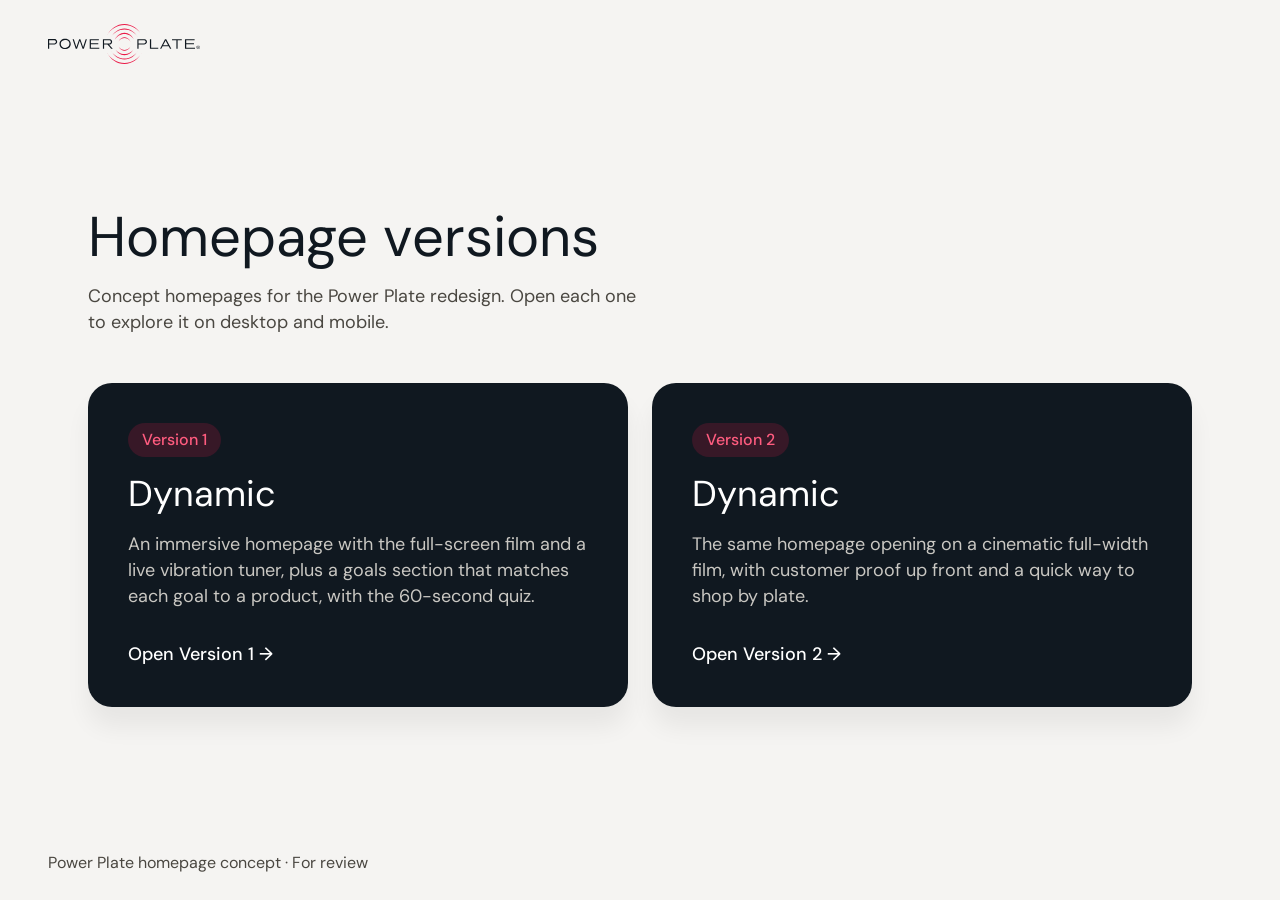
<file: index.html>
<!doctype html>
<html lang="en">
<head>
<meta charset="utf-8">
<meta name="viewport" content="width=device-width, initial-scale=1">
<meta name="robots" content="noindex, nofollow, noarchive">
<title>Power Plate | Homepage versions</title>
<meta name="description" content="Homepage versions for the Power Plate redesign.">
<link rel="preconnect" href="https://fonts.googleapis.com">
<link rel="preconnect" href="https://fonts.gstatic.com" crossorigin>
<link rel="stylesheet" href="https://fonts.googleapis.com/css2?family=DM+Sans:opsz,wght@9..40,400;9..40,500&display=swap">
<style>
  *, *::before, *::after { box-sizing: border-box; }
  body { margin: 0; min-height: 100dvh; display: flex; flex-direction: column; background: #f5f4f2; color: #101820; font: 400 18px/26px 'DM Sans', system-ui, sans-serif; font-variation-settings: "opsz" 14; }
  header { padding: 24px 48px; }
  header img { display: block; width: 152px; height: 40px; }
  main { flex: 1; display: flex; flex-direction: column; justify-content: center; gap: 48px; width: 100%; max-width: 1200px; margin: 0 auto; padding: 48px; }
  h1 { margin: 0; font-size: 56px; line-height: 60px; font-weight: 400; }
  p { margin: 0; }
  .lede { margin-top: 16px; max-width: 560px; color: #4a4741; }
  .cards { display: grid; grid-template-columns: repeat(2, minmax(0, 1fr)); gap: 24px; }
  a.card { display: flex; flex-direction: column; gap: 16px; padding: 40px; border-radius: 24px; background: #fff; color: inherit; text-decoration: none; box-shadow: 0 20px 25px rgba(0,0,0,.06); transition: transform .2s ease, box-shadow .2s ease; }
  a.card:hover { transform: translateY(-4px); box-shadow: 0 28px 40px rgba(0,0,0,.1); }
  a.card:focus-visible { outline: 2px solid #ea1947; outline-offset: 4px; }
  .tag { align-self: flex-start; padding: 6px 14px; border-radius: 999px; background: #fbe3e6; color: #ea1947; font-size: 16px; line-height: 22px; font-weight: 500; }
  .card--dark { background: #101820 !important; color: #fff !important; }
  .card--dark .tag { background: rgba(234,25,71,.18); color: #ff5c7f; }
  .card--dark .desc { color: #c9c7c2; }
  h2 { margin: 0; font-size: 36px; line-height: 42px; font-weight: 400; }
  .desc { color: #4a4741; }
  .go { margin-top: auto; padding-top: 16px; font-weight: 500; }
  footer { padding: 24px 48px; font-size: 16px; color: #4a4741; }
  @media (max-width: 760px) {
    header, footer { padding: 16px; text-align: center; }
    header img { margin: 0 auto; }
    main { padding: 32px 16px 48px; gap: 32px; text-align: center; }
    h1 { font-size: 36px; line-height: 40px; }
    .lede { margin: 12px auto 0; font-size: 16px; }
    .cards { grid-template-columns: minmax(0, 1fr); gap: 16px; }
    a.card { padding: 28px 24px; text-align: left; }
    h2 { font-size: 28px; line-height: 34px; }
  }
</style>
</head>
<body>
<header><img src="classic/assets/img/logo.svg" width="190" height="50" alt="Power Plate"></header>
<main>
  <div>
    <h1>Homepage versions</h1>
    <p class="lede">Concept homepages for the Power Plate redesign. Open each one to explore it on desktop and mobile.</p>
  </div>
  <!-- The earlier Classic and Dynamic directions stay online at /classic and /dynamic, but are no longer listed here -->
  <div class="cards">
    <a class="card card--dark" href="dynamic-v1/">
      <span class="tag">Version 1</span>
      <h2>Dynamic</h2>
      <p class="desc">An immersive homepage with the full-screen film and a live vibration tuner, plus a goals section that matches each goal to a product, with the 60-second quiz.</p>
      <span class="go">Open Version 1 →</span>
    </a>
    <a class="card card--dark" href="dynamic-v2/">
      <span class="tag">Version 2</span>
      <h2>Dynamic</h2>
      <p class="desc">The same homepage opening on a cinematic full-width film, with customer proof up front and a quick way to shop by plate.</p>
      <span class="go">Open Version 2 →</span>
    </a>
  </div>
</main>
<footer>Power Plate homepage concept · For review</footer>
</body>
</html>
</file>
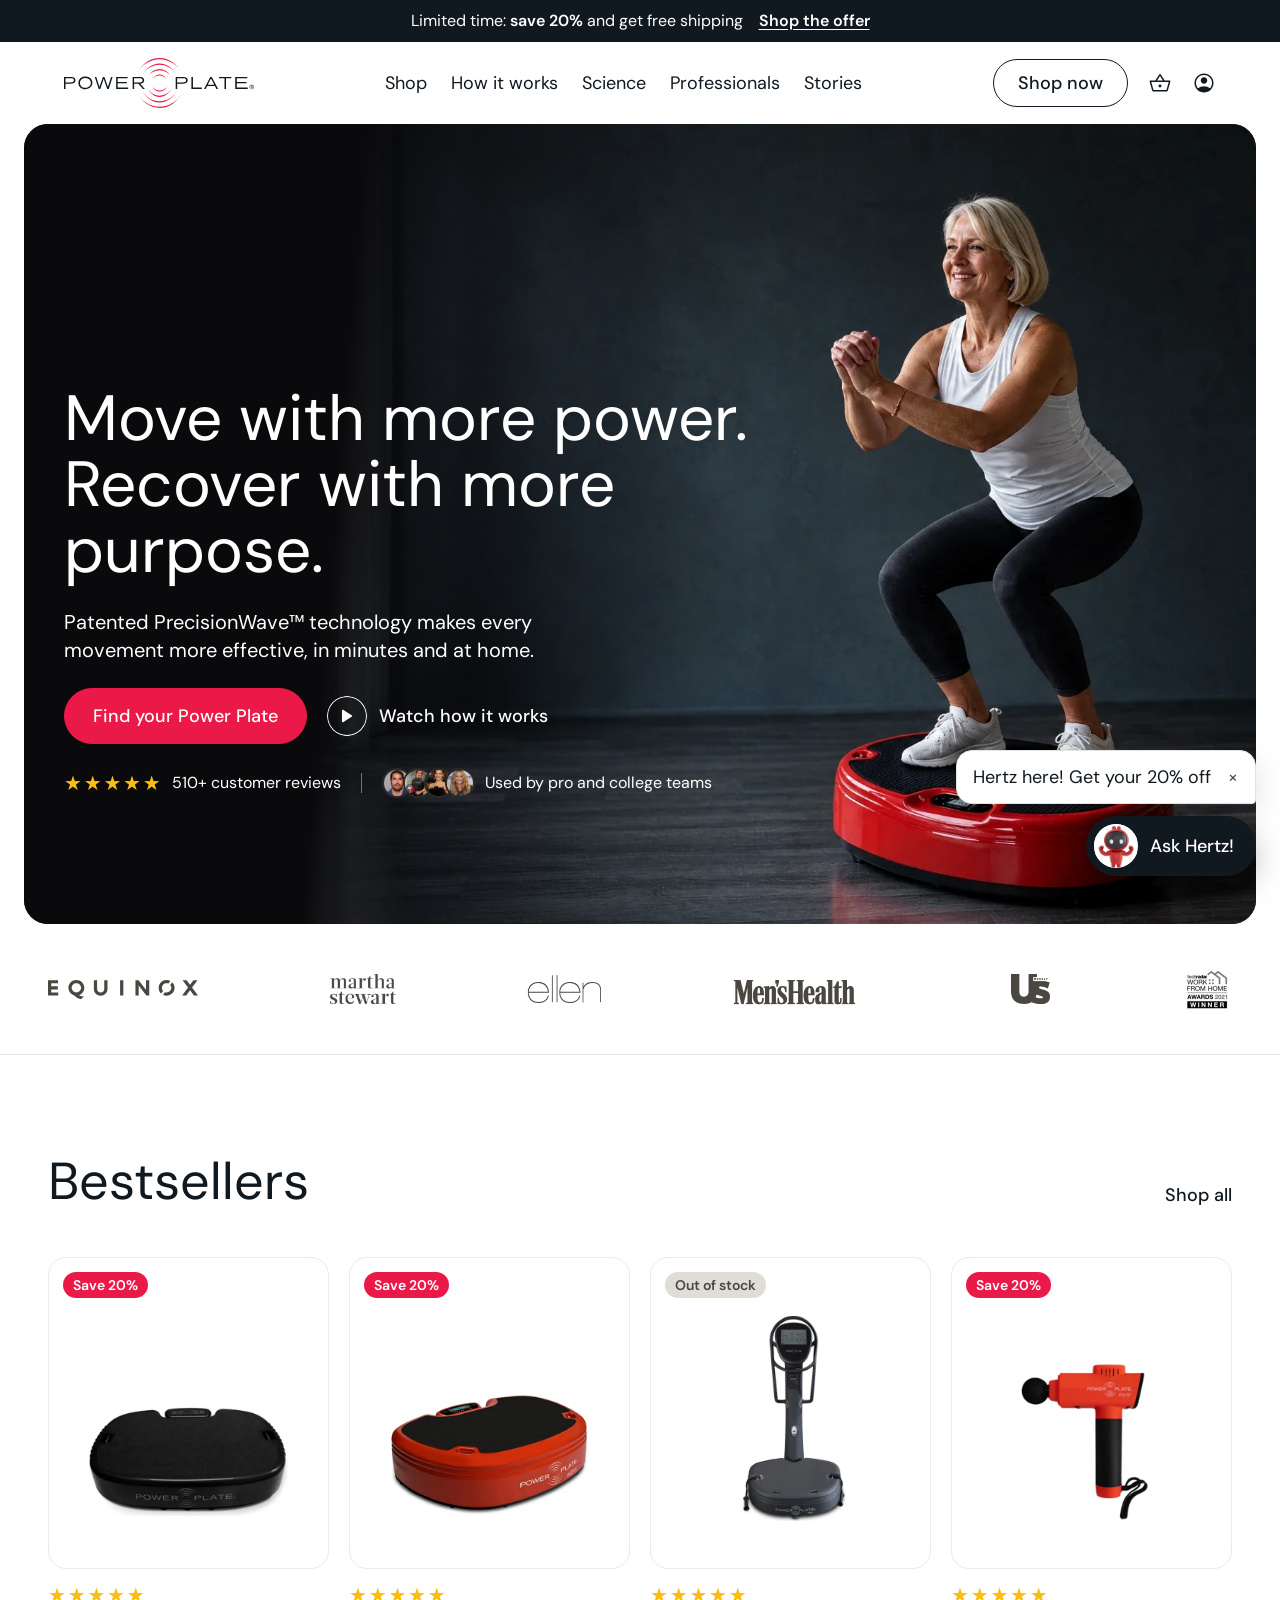
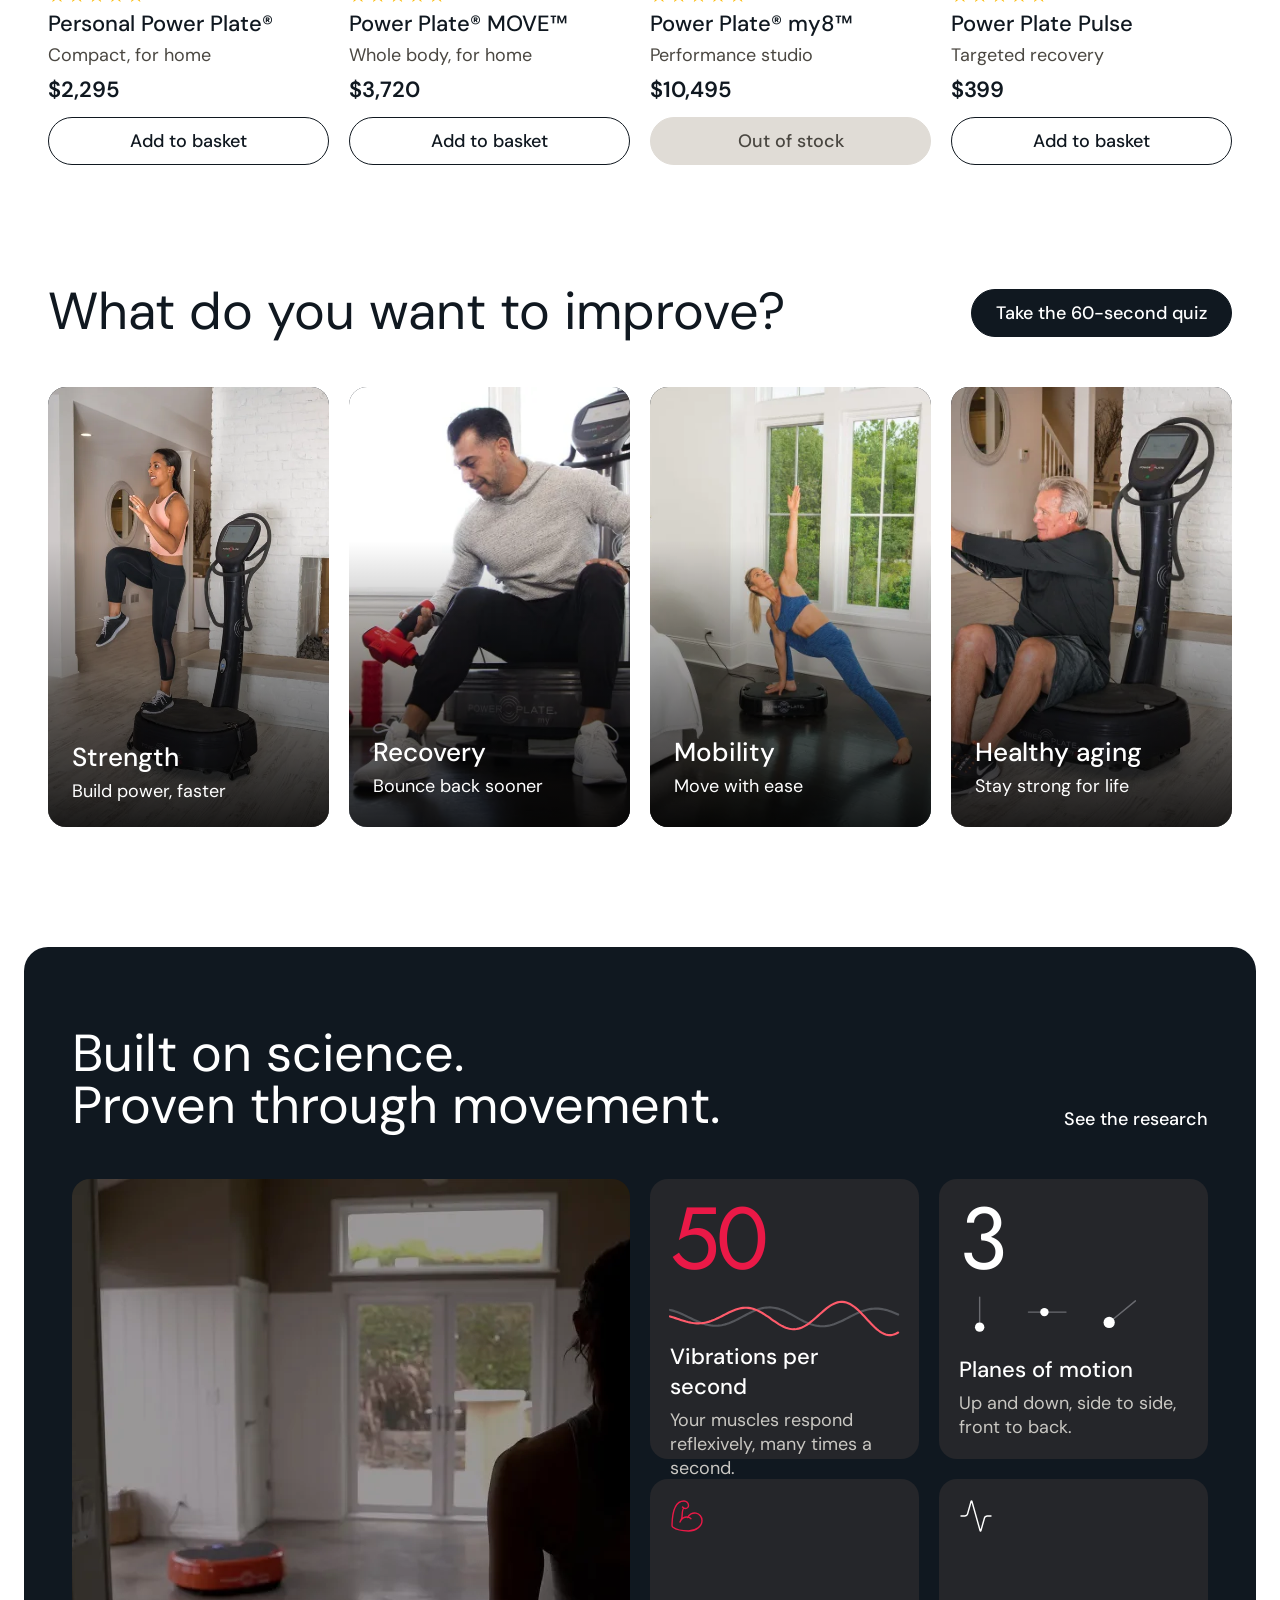
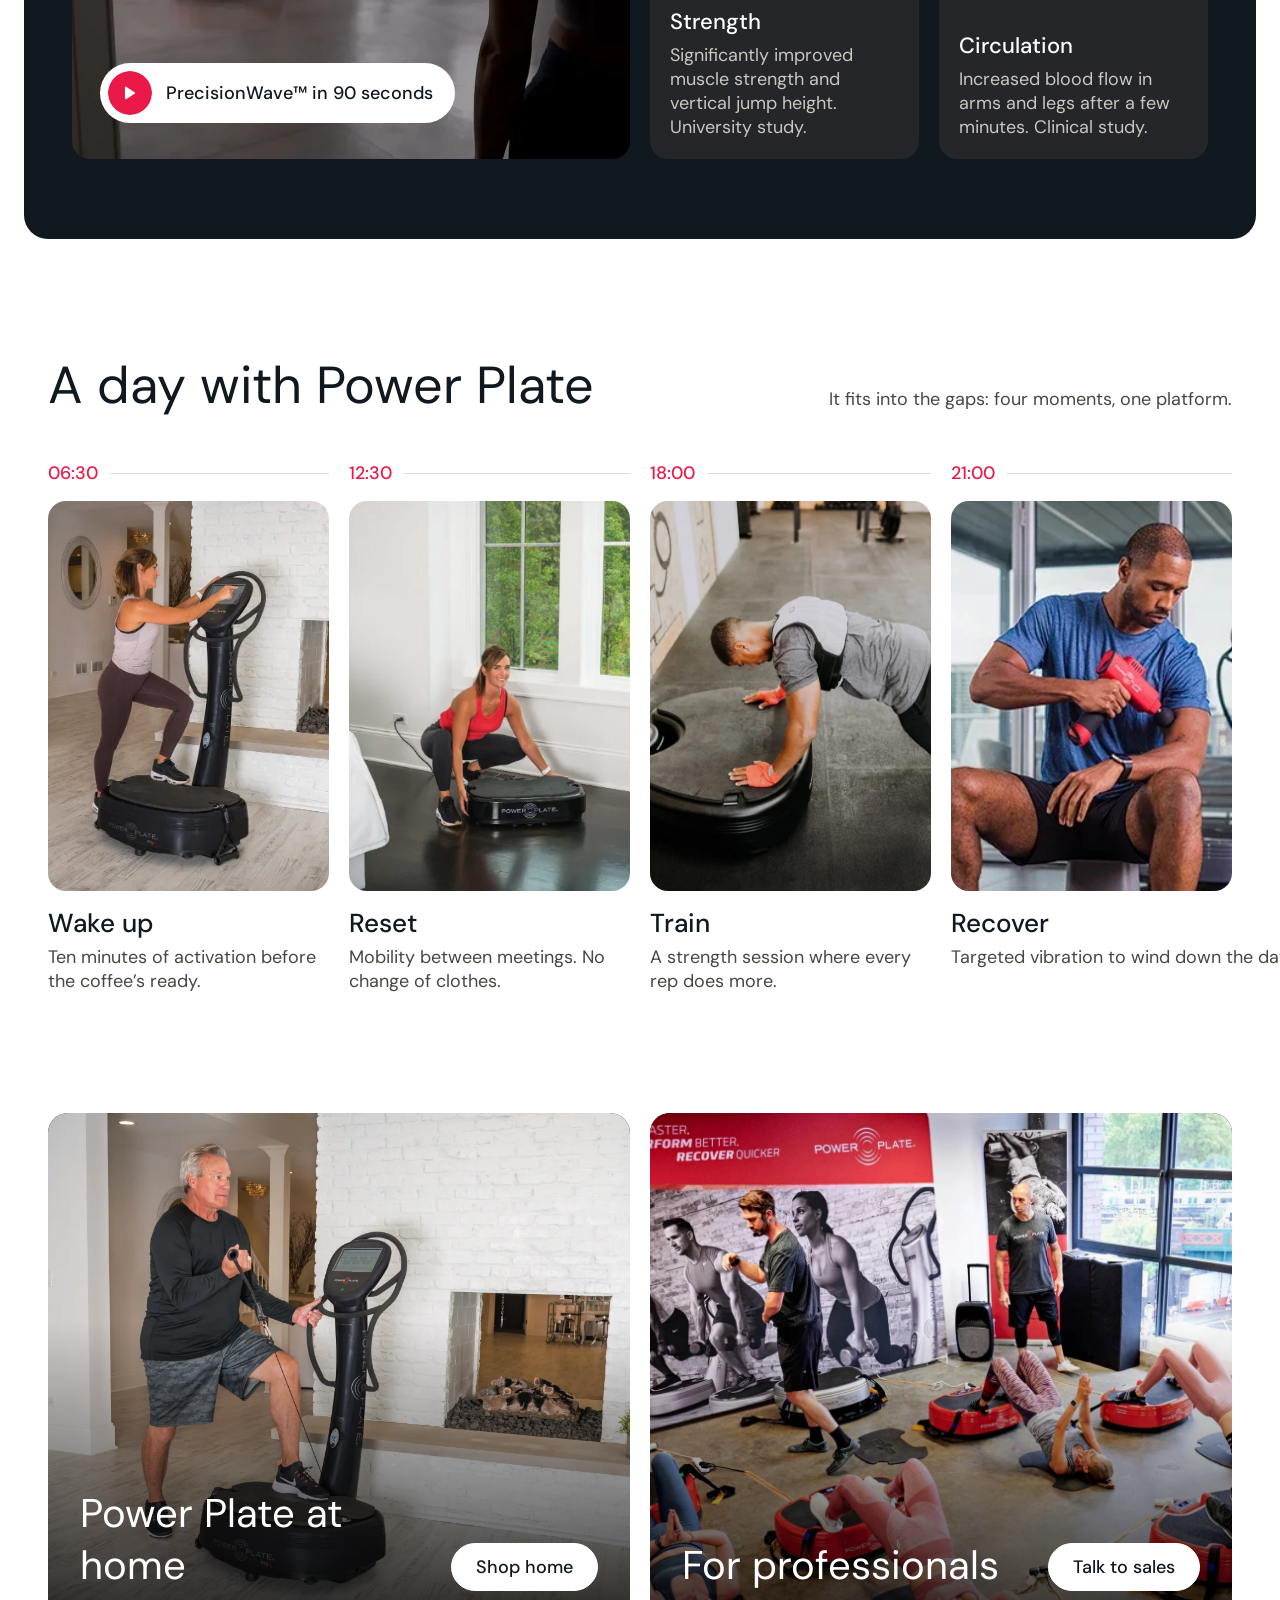
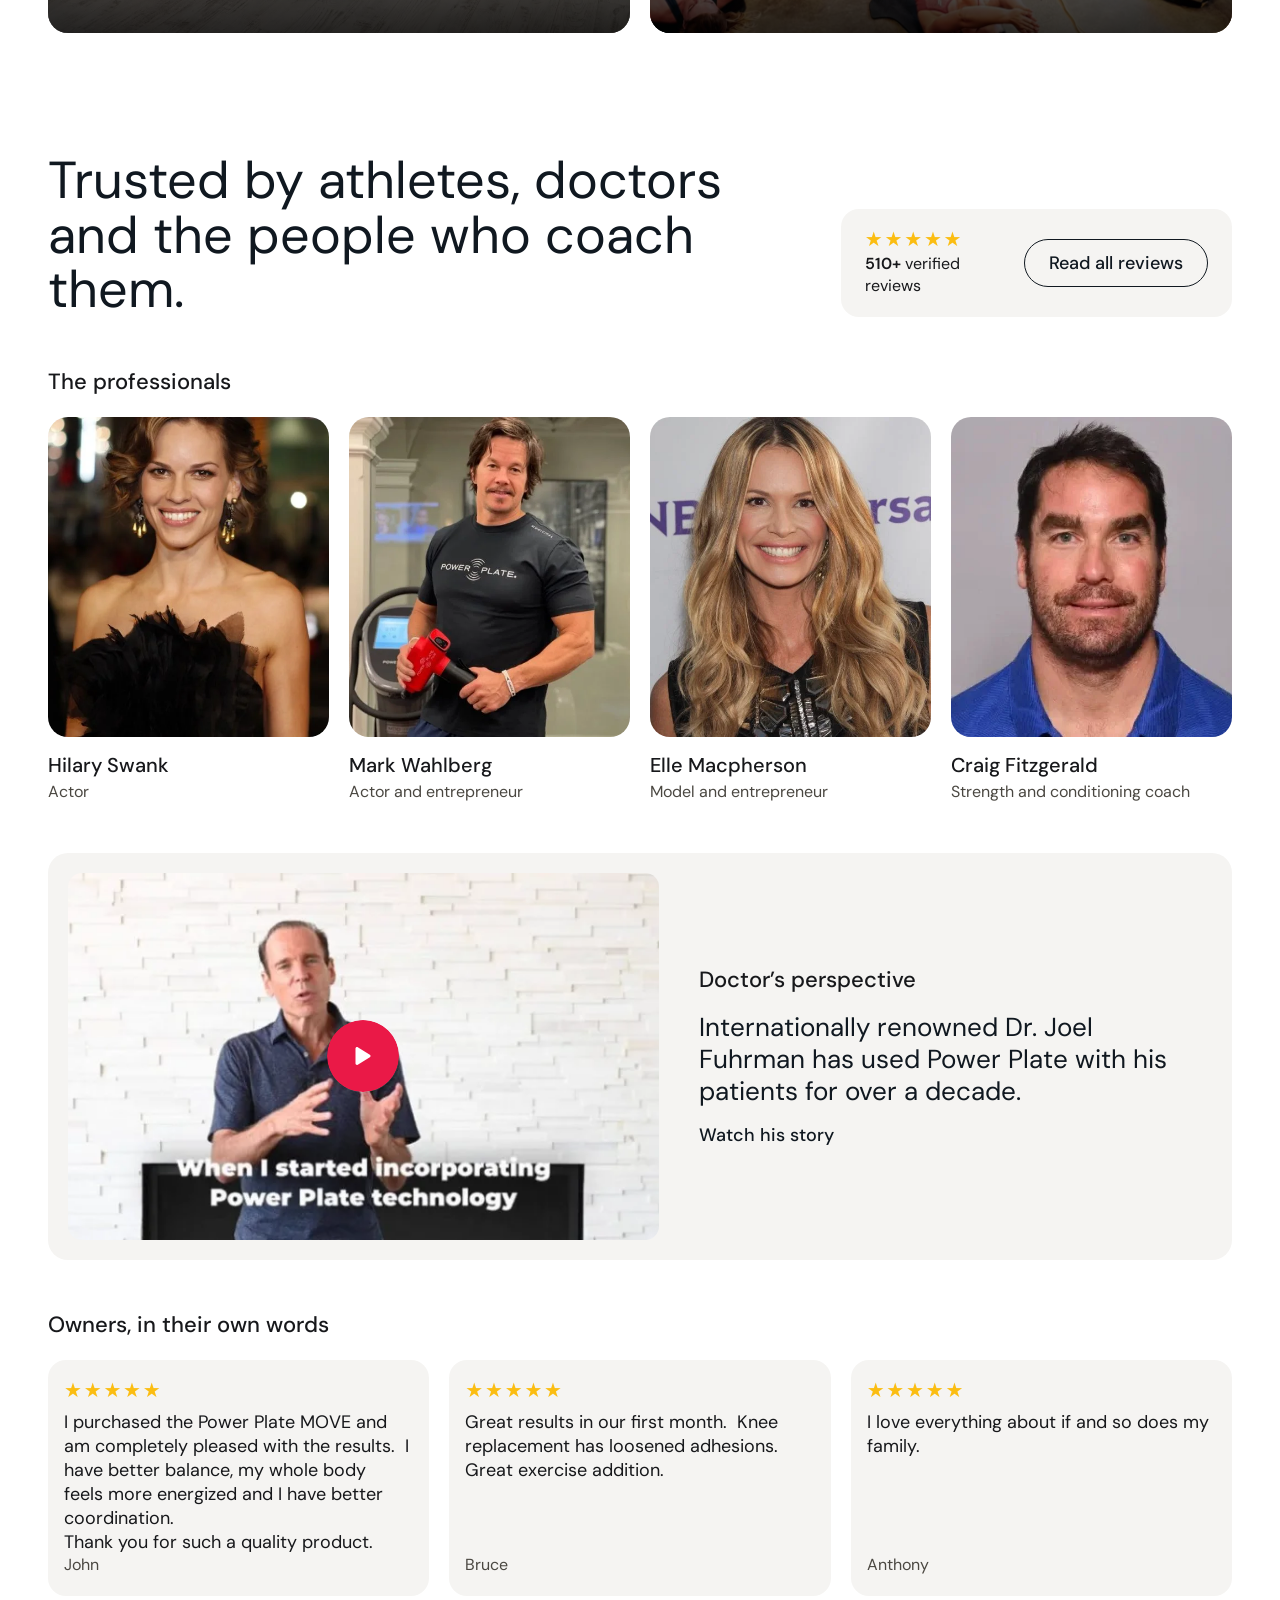
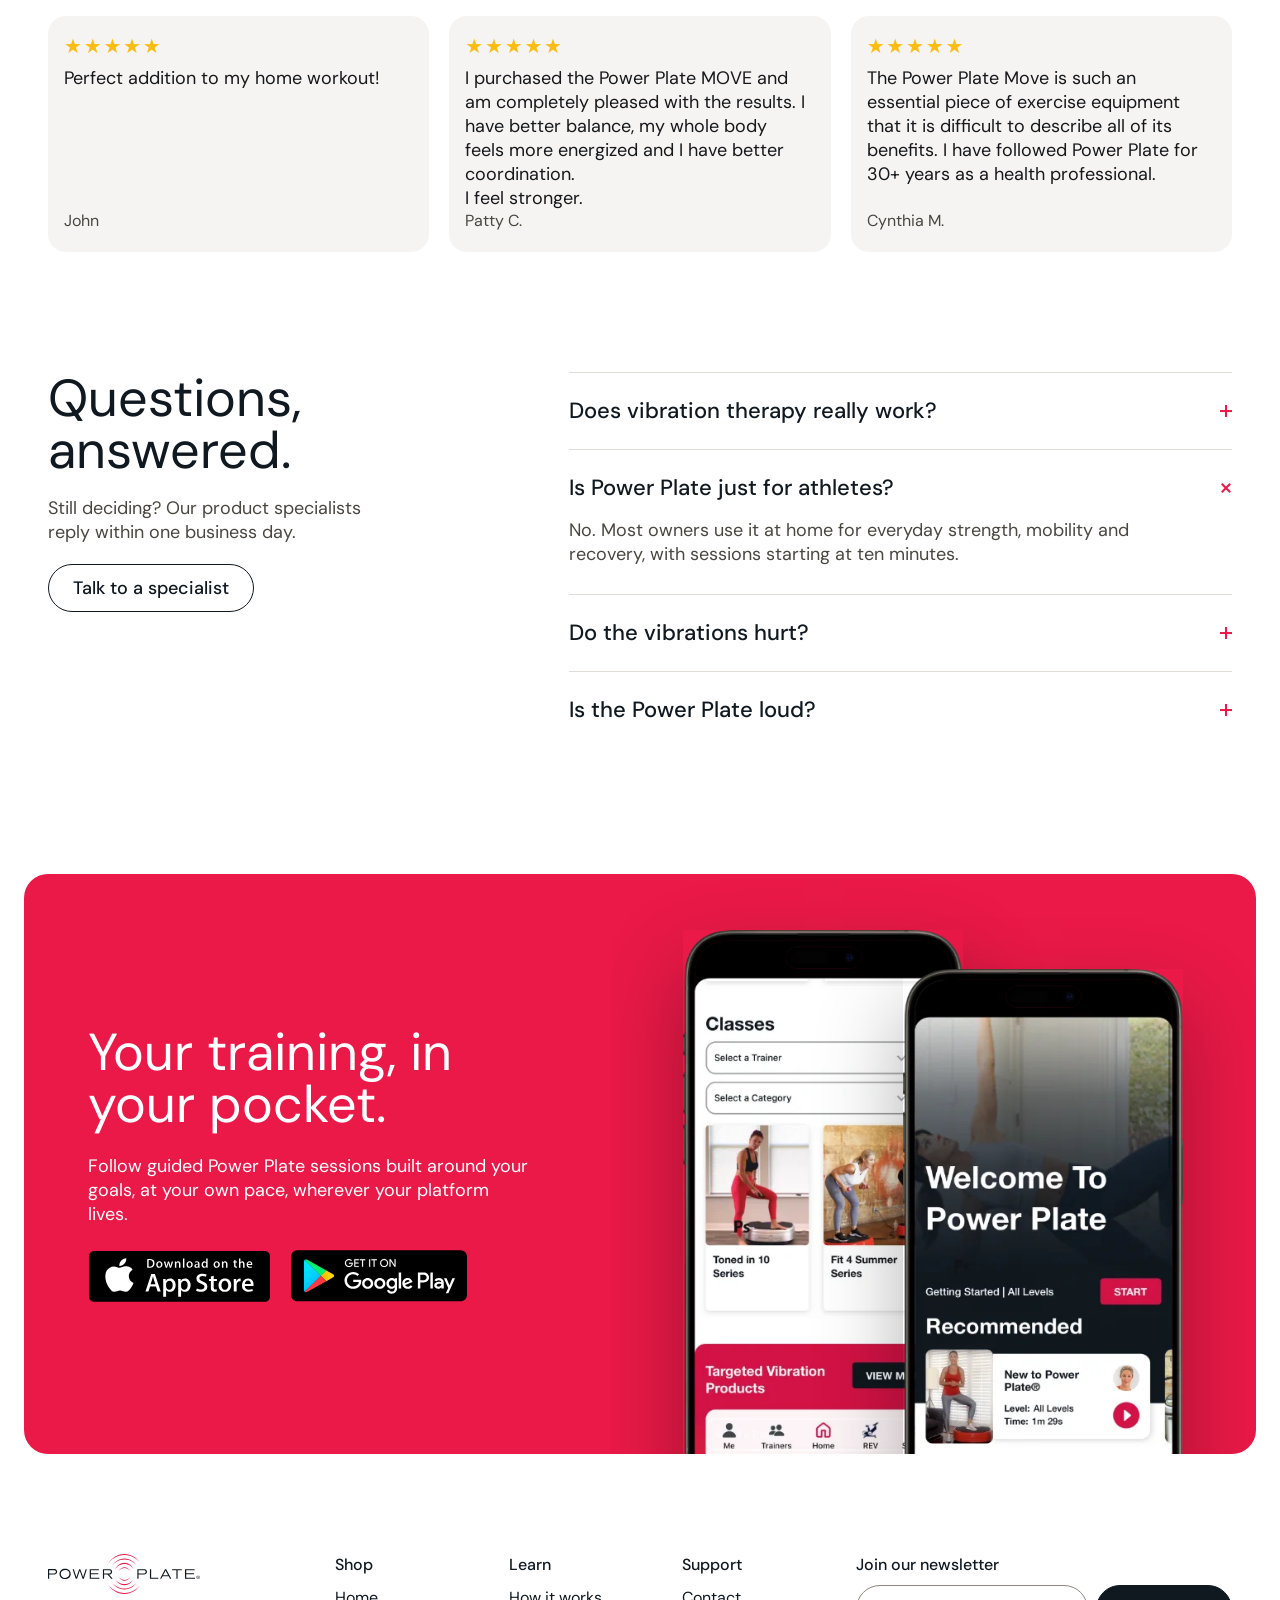
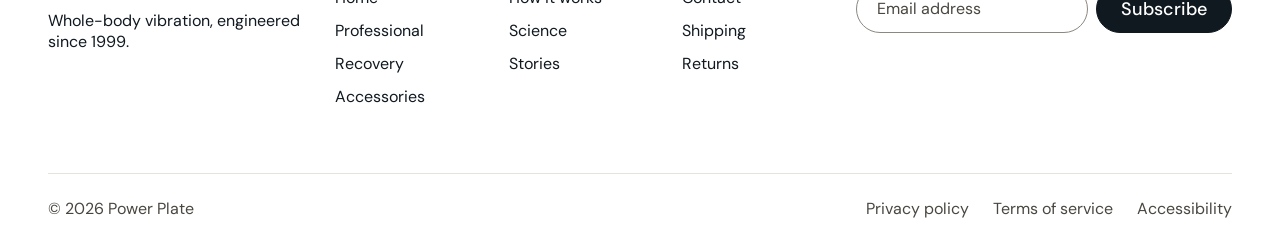
<file: classic/index.html>
<!doctype html>
<html lang="en">
<head>
<meta charset="utf-8">
<meta name="viewport" content="width=device-width, initial-scale=1">
<meta name="robots" content="noindex, nofollow, noarchive">
<title>Power Plate | Classic</title>
<meta name="description" content="Power Plate homepage concept, classic direction. Patented PrecisionWave™ technology makes every movement more effective, in minutes and at home.">
<link rel="preconnect" href="https://fonts.googleapis.com">
<link rel="preconnect" href="https://fonts.gstatic.com" crossorigin>
<link rel="stylesheet" href="https://fonts.googleapis.com/css2?family=DM+Sans:opsz,wght@9..40,400;9..40,500;9..40,600&family=Jost:wght@400&display=swap">
<link rel="stylesheet" href="assets/css/classic.css?v=202610191804">
</head>
<body>
<a class="skip" href="#main">Skip to content</a>

<!-- Promotion bar -->
<div class="promo">
  <p>Limited time: <strong>save 20%</strong> and get free shipping</p>
  <a href="#bestsellers">Shop the offer</a>
</div>

<!-- Header -->
<header class="header">
  <a class="header__logo" href="./" aria-label="Power Plate home"><img src="assets/img/logo.svg" width="190" height="50" alt="Power Plate"></a>
  <nav class="header__nav" aria-label="Main">
    <a href="#bestsellers">Shop</a>
    <a href="#science">How it works</a>
    <a href="#science">Science</a>
    <a href="#home-pro">Professionals</a>
    <a href="#trusted">Stories</a>
  </nav>
  <div class="header__actions">
    <a class="btn btn--outline header__shop" href="#bestsellers">Shop now</a>
    <a class="icon-link basket" href="#" aria-label="Basket, 0 items" data-basket><img src="assets/img/icon-basket.svg" width="24" height="24" alt=""><span class="basket__count" aria-hidden="true" hidden data-basket-count>0</span></a>
    <a class="icon-link" href="#" aria-label="Account"><img src="assets/img/icon-account.svg" width="24" height="24" alt=""></a>
    <button class="header__menu" type="button" aria-label="Open menu" aria-expanded="false" aria-controls="mobile-nav" data-menu>
      <span></span><span></span>
    </button>
  </div>
  <nav class="mobile-nav" id="mobile-nav" aria-label="Mobile" hidden>
    <a href="#bestsellers">Shop</a>
    <a href="#science">How it works</a>
    <a href="#science">Science</a>
    <a href="#home-pro">Professionals</a>
    <a href="#trusted">Stories</a>
    <a class="btn btn--dark" href="#bestsellers">Shop now</a>
  </nav>
</header>

<main id="main">

  <!-- Hero -->
  <section class="hero-wrap" aria-labelledby="hero-title">
    <div class="hero">
      <img class="hero__img" src="assets/img/hero-2.webp" width="2000" height="1131" alt="A smiling woman holds a squat on a red Power Plate MOVE" fetchpriority="high">
      <div class="hero__shade" aria-hidden="true"></div>
      <div class="hero__content">
        <h1 id="hero-title" class="hero__title">Move with more power. Recover with more purpose.</h1>
        <p class="hero__lede">Patented PrecisionWave™ technology makes every movement more effective, in minutes and at home.</p>
        <div class="hero__ctas">
          <a class="btn btn--red btn--lg" href="#improve" data-quiz-open>Find your Power Plate</a>
          <a class="hero__watch" href="#science"><img src="assets/img/icon-play.svg" width="40" height="40" alt="">Watch how it works</a>
        </div>
        <div class="hero__proof">
          <span class="hero__reviews"><span class="stars" aria-label="5 out of 5 stars">★★★★★</span>510+ customer reviews</span>
          <span class="hero__divider" aria-hidden="true"></span>
          <span class="hero__teams">
            <span class="avatars" aria-hidden="true">
              <img src="assets/img/pro-craig.webp" width="30" height="30" alt="">
              <img src="assets/img/pro-mark.webp" width="30" height="30" alt="">
              <img src="assets/img/pro-hilary.webp" width="30" height="30" alt="">
              <img src="assets/img/pro-elle.webp" width="30" height="30" alt="">
            </span>
            Used by pro and college teams
          </span>
        </div>
      </div>
    </div>
  </section>

  <!-- As featured in -->
  <section class="featured" aria-label="As featured in">
    <img src="assets/img/logo-equinox.svg" width="150" height="19" alt="Equinox">
    <img src="assets/img/logo-martha.webp" width="66" height="30" alt="Martha Stewart">
    <img src="assets/img/logo-ellen.svg" width="75" height="30" alt="Ellen">
    <span class="featured__mh"><img src="assets/img/logo-menshealth.svg" width="121" height="25" alt="Men's Health"></span>
    <img src="assets/img/logo-us.svg" width="39" height="30" alt="Us Weekly">
    <img src="assets/img/logo-techradar.webp" width="50" height="50" alt="TechRadar Work from Home Awards 2021 winner">
  </section>

  <!-- Bestsellers -->
  <section class="section section--first" id="bestsellers" aria-labelledby="best-title">
    <div class="section__head section__head--inline">
      <h2 id="best-title" class="h2">Bestsellers</h2>
      <a class="link-btn" href="#">Shop all</a>
    </div>
    <ul class="grid-4 products">
      <li class="product">
        <div class="product__media">
          <img src="assets/img/prod-personal.webp" width="246" height="246" alt="Personal Power Plate, compact black platform" loading="lazy">
          <span class="badge">Save 20%</span>
        </div>
        <div class="product__info">
          <span class="stars" aria-label="5 out of 5 stars">★★★★★</span>
          <h3 class="product__name">Personal Power Plate®</h3>
          <p class="product__desc">Compact, for home</p>
          <p class="product__price">$2,295</p>
        </div>
        <button class="btn btn--outline btn--block" type="button" data-add="Personal Power Plate®">Add to basket</button>
      </li>
      <li class="product">
        <div class="product__media">
          <img src="assets/img/prod-move.webp" width="246" height="246" alt="Power Plate MOVE in red" loading="lazy">
          <span class="badge">Save 20%</span>
        </div>
        <div class="product__info">
          <span class="stars" aria-label="5 out of 5 stars">★★★★★</span>
          <h3 class="product__name">Power Plate® MOVE™</h3>
          <p class="product__desc">Whole body, for home</p>
          <p class="product__price">$3,720</p>
        </div>
        <button class="btn btn--outline btn--block" type="button" data-add="Power Plate® MOVE™">Add to basket</button>
      </li>
      <li class="product">
        <div class="product__media">
          <img src="assets/img/prod-my8.webp" width="246" height="246" alt="Power Plate my8 with column and console" loading="lazy">
          <span class="badge badge--muted">Out of stock</span>
        </div>
        <div class="product__info">
          <span class="stars" aria-label="5 out of 5 stars">★★★★★</span>
          <h3 class="product__name">Power Plate® my8™</h3>
          <p class="product__desc">Performance studio</p>
          <p class="product__price">$10,495</p>
        </div>
        <span class="btn btn--disabled btn--block" aria-disabled="true">Out of stock</span>
      </li>
      <li class="product">
        <div class="product__media">
          <img src="assets/img/prod-pulse.webp" width="246" height="246" alt="Power Plate Pulse handheld massager in red" loading="lazy">
          <span class="badge">Save 20%</span>
        </div>
        <div class="product__info">
          <span class="stars" aria-label="5 out of 5 stars">★★★★★</span>
          <h3 class="product__name">Power Plate Pulse</h3>
          <p class="product__desc">Targeted recovery</p>
          <p class="product__price">$399</p>
        </div>
        <button class="btn btn--outline btn--block" type="button" data-add="Power Plate Pulse">Add to basket</button>
      </li>
    </ul>
  </section>

  <!-- What do you want to improve? -->
  <section class="section" id="improve" aria-labelledby="improve-title">
    <div class="section__head">
      <h2 id="improve-title" class="h2">What do you want to improve?</h2>
      <button class="btn btn--dark" type="button" aria-haspopup="dialog" data-quiz-open>Take the 60-second quiz</button>
    </div>
    <ul class="grid-4">
      <li><a class="goal goal--strength" href="#improve" data-quiz-open data-quiz-goal="strength">
        <span class="goal__media"><img src="assets/img/goal-strength.webp" width="1400" height="946" alt="A woman does a knee drive beside a Power Plate my8" loading="lazy"></span>
        <span class="goal__text"><span class="goal__title">Strength</span><span class="goal__sub">Build power, faster</span></span>
      </a></li>
      <li><a class="goal" href="#improve" data-quiz-open data-quiz-goal="recovery">
        <span class="goal__media"><img src="assets/img/goal-recovery.webp" width="1400" height="933" alt="A man uses a Pulse massager while seated on a Power Plate" loading="lazy"></span>
        <span class="goal__text"><span class="goal__title">Recovery</span><span class="goal__sub">Bounce back sooner</span></span>
      </a></li>
      <li><a class="goal" href="#improve" data-quiz-open data-quiz-goal="mobility">
        <span class="goal__media"><img src="assets/img/goal-mobility.webp" width="1400" height="1000" alt="A woman holds a side stretch on a Power Plate" loading="lazy"></span>
        <span class="goal__text"><span class="goal__title">Mobility</span><span class="goal__sub">Move with ease</span></span>
      </a></li>
      <li><a class="goal" href="#improve" data-quiz-open data-quiz-goal="aging">
        <span class="goal__media"><img src="assets/img/goal-aging.webp" width="1400" height="1000" alt="An older man trains with resistance cables on a Power Plate" loading="lazy"></span>
        <span class="goal__text"><span class="goal__title">Healthy aging</span><span class="goal__sub">Stay strong for life</span></span>
      </a></li>
    </ul>
  </section>

  <!-- Science -->
  <section class="science-wrap" id="science" aria-labelledby="science-title">
    <div class="science">
      <div class="section__head">
        <h2 id="science-title" class="h2 h2--light">Built on science. <br>Proven through movement.</h2>
        <a class="link-btn link-btn--light" href="#">See the research</a>
      </div>
      <div class="science__body">
        <div class="science__video">
          <img class="science__poster" src="assets/img/science-poster.webp" width="614" height="580" alt="A woman walks toward a red Power Plate MOVE in a living room" loading="lazy">
          <button class="science__play" type="button" aria-label="Play video: PrecisionWave explained, 90 seconds">
            <img src="assets/img/icon-play-red.svg" width="44" height="44" alt="">PrecisionWave™ in 90 seconds
          </button>
        </div>
        <div class="science__cards">
          <div class="stat">
            <div class="stat__top">
              <p class="stat__num stat__num--red">50</p>
              <svg class="stat__wave" viewBox="0 0 257 50" width="257" height="50" aria-hidden="true" data-wave>
                <path class="stat__wave-grey" d=""/>
                <path class="stat__wave-red" d=""/>
              </svg>
            </div>
            <div class="stat__text">
              <h3 class="stat__title">Vibrations per second</h3>
              <p>Your muscles respond reflexively, many times a second.</p>
            </div>
          </div>
          <div class="stat">
            <div class="stat__top">
              <p class="stat__num">3</p>
              <svg class="stat__planes" viewBox="0 0 244 44" width="244" height="44" aria-hidden="true">
                <line x1="22" y1="4" x2="22" y2="36"/>
                <circle class="plane-dot plane-dot--v" cx="22" cy="36" r="5"/>
                <line x1="74" y1="20" x2="114" y2="20"/>
                <circle class="plane-dot plane-dot--h" cx="91" cy="20" r="4.5"/>
                <line x1="160" y1="31" x2="188" y2="8"/>
                <circle class="plane-dot plane-dot--d" cx="160" cy="31" r="6"/>
              </svg>
            </div>
            <div class="stat__text">
              <h3 class="stat__title">Planes of motion</h3>
              <p>Up and down, side to side, front to back.</p>
            </div>
          </div>
          <div class="stat">
            <svg class="stat__icon stat__icon--strength" width="72" height="72" viewBox="0 0 72 72" fill="none" aria-hidden="true">
              <path d="M17.6161 18.5255C18.3001 16.9406 19.5101 15.6401 21.042 14.8433C22.5738 14.0465 24.3337 13.8022 26.0248 14.1517C27.7158 14.5012 29.2345 15.423 30.3247 16.7617C31.4148 18.1004 32.0096 19.7739 32.0088 21.5C32.0088 27.299 26.0062 32 18.503 32C12.3849 32 6.26825 30.77 2.93982 28.307C2.30054 27.833 1.99291 27.059 2.00942 26.264C2.17299 18.0845 2.93682 2 14.0011 2C15.195 2 16.3401 2.47411 17.1844 3.31802C18.0287 4.16193 18.503 5.30653 18.503 6.5C18.503 7.29565 18.1868 8.05871 17.6239 8.62132C17.0611 9.18393 16.2977 9.5 15.5017 9.5C13.8435 9.5 13.0407 8.834 12.5004 8M21.0088 19.6676C20.1334 18.913 19.1208 18.3957 18.0467 18.1546C16.9726 17.9135 15.8649 17.9548 14.8067 18.2754C13.7485 18.596 12.7671 19.1876 11.9362 20.0058C11.1053 20.824 10.4464 21.8476 10.0088 23M14.0088 9C11.0378 10.691 13.3 18.0642 11.0088 21" stroke="#EA1947" stroke-width="1.4" stroke-linecap="round" stroke-linejoin="round"/>
            </svg>
            <div class="stat__text">
              <h3 class="stat__title">Strength</h3>
              <p>Significantly improved muscle strength and vertical jump height. University study.</p>
            </div>
          </div>
          <div class="stat">
            <svg class="stat__icon stat__icon--pulse" width="72" height="72" viewBox="0 0 72 72" fill="none" aria-hidden="true">
              <path d="M32 17H28.28C27.6245 16.9986 26.9865 17.212 26.4637 17.6075C25.9409 18.0029 25.562 18.5588 25.385 19.19L21.86 31.73C21.8373 31.8079 21.7899 31.8763 21.725 31.925C21.6601 31.9737 21.5811 32 21.5 32C21.4189 32 21.3399 31.9737 21.275 31.925C21.2101 31.8763 21.1627 31.8079 21.14 31.73L12.86 2.27C12.8373 2.19211 12.7899 2.12368 12.725 2.075C12.6601 2.02632 12.5811 2 12.5 2C12.4189 2 12.3399 2.02632 12.275 2.075C12.2101 2.12368 12.1627 2.19211 12.14 2.27L8.615 14.81C8.4387 15.4387 8.06207 15.9928 7.5423 16.388C7.02252 16.7833 6.38798 16.9981 5.735 17H2" pathLength="1" stroke="white" stroke-width="1.4" stroke-linecap="round" stroke-linejoin="round"/>
            </svg>
            <div class="stat__text">
              <h3 class="stat__title">Circulation</h3>
              <p>Increased blood flow in arms and legs after a few minutes. Clinical study.</p>
            </div>
          </div>
        </div>
      </div>
    </div>
  </section>

  <!-- A day with Power Plate -->
  <section class="section" aria-labelledby="day-title">
    <div class="section__head">
      <h2 id="day-title" class="h2">A day with Power Plate</h2>
      <p class="section__note">It fits into the gaps: four moments, one platform.</p>
    </div>
    <ol class="grid-4 day">
      <li class="moment">
        <p class="moment__time"><span>06:30</span></p>
        <div class="moment__media"><img src="assets/img/day-wake.webp" width="312" height="390" alt="A woman stepping onto a platform in the morning" loading="lazy"></div>
        <div class="moment__text"><h3>Wake up</h3><p>Ten minutes of activation before the coffee’s ready.</p></div>
      </li>
      <li class="moment">
        <p class="moment__time"><span>12:30</span></p>
        <div class="moment__media"><img src="assets/img/day-reset.webp" width="4000" height="2857" alt="A side stretch on a compact platform" loading="lazy"></div>
        <div class="moment__text"><h3>Reset</h3><p>Mobility between meetings. No change of clothes.</p></div>
      </li>
      <li class="moment">
        <p class="moment__time"><span>18:00</span></p>
        <div class="moment__media moment__media--train"><img src="assets/img/day-train.webp" width="1600" height="1067" alt="A deep lunge stretch on a platform in a studio" loading="lazy"></div>
        <div class="moment__text"><h3>Train</h3><p>A strength session where every rep does more.</p></div>
      </li>
      <li class="moment">
        <p class="moment__time"><span>21:00</span></p>
        <div class="moment__media moment__media--recover"><img src="assets/img/day-recover.webp" width="520" height="347" alt="Using the Pulse massager on the calf" loading="lazy"></div>
        <div class="moment__text"><h3>Recover</h3><p>Targeted vibration to wind down the day.</p></div>
      </li>
    </ol>
  </section>

  <!-- Home and professional -->
  <section class="section split" id="home-pro" aria-label="Home and professional">
    <a class="split__card" href="#">
      <img src="assets/img/split-home.webp" width="4096" height="2734" alt="" loading="lazy">
      <span class="split__bar"><span class="split__title">Power Plate at home</span><span class="btn btn--white">Shop home</span></span>
    </a>
    <a class="split__card split__card--pro" href="#">
      <img src="assets/img/split-pro.webp" width="1410" height="1263" alt="" loading="lazy">
      <span class="split__bar"><span class="split__title">For professionals</span><span class="btn btn--white">Talk to sales</span></span>
    </a>
  </section>

  <!-- Trusted -->
  <section class="section" id="trusted" aria-labelledby="trusted-title">
    <div class="section__head">
      <h2 id="trusted-title" class="h2 h2--tight">Trusted by athletes, doctors <br>and the people who coach them.</h2>
      <div class="review-box">
        <div>
          <span class="stars" aria-label="5 out of 5 stars">★★★★★</span>
          <p><strong>510+</strong> verified reviews</p>
        </div>
        <a class="btn btn--outline" href="#">Read all reviews</a>
      </div>
    </div>

    <div class="block">
      <h3 class="h3">The professionals</h3>
      <ul class="grid-4 pros">
        <li class="pro"><div class="pro__media"><img src="assets/img/pro-hilary.webp" width="523" height="581" alt="Hilary Swank" loading="lazy"></div><p class="pro__name">Hilary Swank</p><p class="pro__role">Actor</p></li>
        <li class="pro"><div class="pro__media"><img src="assets/img/pro-mark.webp" width="523" height="581" alt="Mark Wahlberg" loading="lazy"></div><p class="pro__name">Mark Wahlberg</p><p class="pro__role">Actor and entrepreneur</p></li>
        <li class="pro"><div class="pro__media"><img src="assets/img/pro-elle.webp" width="523" height="581" alt="Elle Macpherson" loading="lazy"></div><p class="pro__name">Elle Macpherson</p><p class="pro__role">Model and entrepreneur</p></li>
        <li class="pro"><div class="pro__media"><img src="assets/img/pro-craig.webp" width="523" height="581" alt="Craig Fitzgerald" loading="lazy"></div><p class="pro__name">Craig Fitzgerald</p><p class="pro__role">Strength and conditioning coach</p></li>
      </ul>
    </div>

    <div class="doctor">
      <a class="doctor__video" href="#" aria-label="Watch Dr. Joel Fuhrman’s story (opens in a new tab)">
        <img src="assets/img/doctor-video.webp" width="652" height="367" alt="" loading="lazy">
        <img class="doctor__play" src="assets/img/icon-play-big.svg" width="72" height="72" alt="">
      </a>
      <div class="doctor__text">
        <p class="h3">Doctor’s perspective</p>
        <h3 class="doctor__quote">Internationally renowned Dr. Joel Fuhrman has used Power Plate with his patients for over a decade.</h3>
        <a class="link-btn" href="#">Watch his story</a>
      </div>
    </div>

    <div class="block">
      <h3 class="h3">Owners, in their own words</h3>
      <ul class="grid-3 quotes">
        <li class="quote"><div><span class="stars" aria-label="5 out of 5 stars">★★★★★</span><p class="pre">I purchased the Power Plate MOVE and am completely pleased with the results.  I have better balance, my whole body feels more energized and I have better coordination.<br>Thank you for such a quality product.</p></div><p class="quote__by">John</p></li>
        <li class="quote"><div><span class="stars" aria-label="5 out of 5 stars">★★★★★</span><p class="pre">Great results in our first month.  Knee replacement has loosened adhesions.  Great exercise addition.</p></div><p class="quote__by">Bruce</p></li>
        <li class="quote"><div><span class="stars" aria-label="5 out of 5 stars">★★★★★</span><p>I love everything about if and so does my family.</p></div><p class="quote__by">Anthony</p></li>
        <li class="quote"><div><span class="stars" aria-label="5 out of 5 stars">★★★★★</span><p>Perfect addition to my home workout!</p></div><p class="quote__by">John</p></li>
        <li class="quote"><div><span class="stars" aria-label="5 out of 5 stars">★★★★★</span><p>I purchased the Power Plate MOVE and am completely pleased with the results. I have better balance, my whole body feels more energized and I have better coordination.<br>I feel stronger.</p></div><p class="quote__by">Patty C.</p></li>
        <li class="quote"><div><span class="stars" aria-label="5 out of 5 stars">★★★★★</span><p>The Power Plate Move is such an essential piece of exercise equipment that it is difficult to describe all of its benefits. I have followed Power Plate for 30+ years as a health professional.</p></div><p class="quote__by">Cynthia M.</p></li>
      </ul>
    </div>
  </section>

  <!-- FAQ -->
  <section class="faq" aria-labelledby="faq-title">
    <div class="faq__intro">
      <h2 id="faq-title" class="h2">Questions, answered.</h2>
      <p>Still deciding? Our product specialists reply within one business day.</p>
      <a class="btn btn--outline" href="#">Talk to a specialist</a>
    </div>
    <div class="faq__list" data-faq>
      <div class="faq__item">
        <h3><button type="button" aria-expanded="false" aria-controls="faq-1">Does vibration therapy really work?<span class="faq__icon" aria-hidden="true"></span></button></h3>
        <div class="faq__answer" id="faq-1" hidden><p>Yes. Independent studies link whole body vibration with gains in strength, circulation and flexibility. See the research for full citations.</p></div>
      </div>
      <div class="faq__item">
        <h3><button type="button" aria-expanded="true" aria-controls="faq-2">Is Power Plate just for athletes?<span class="faq__icon" aria-hidden="true"></span></button></h3>
        <div class="faq__answer" id="faq-2"><p>No. Most owners use it at home for everyday strength, mobility and recovery, with sessions starting at ten minutes.</p></div>
      </div>
      <div class="faq__item">
        <h3><button type="button" aria-expanded="false" aria-controls="faq-3">Do the vibrations hurt?<span class="faq__icon" aria-hidden="true"></span></button></h3>
        <div class="faq__answer" id="faq-3" hidden><p>No. Most people describe a light, even tingle. You choose the intensity, and sessions start gently.</p></div>
      </div>
      <div class="faq__item">
        <h3><button type="button" aria-expanded="false" aria-controls="faq-4">Is the Power Plate loud?<span class="faq__icon" aria-hidden="true"></span></button></h3>
        <div class="faq__answer" id="faq-4" hidden><p>No. It makes a low hum, similar to a household appliance, so it suits most homes and apartments.</p></div>
      </div>
    </div>
  </section>

  <!-- App -->
  <section class="app-wrap" aria-labelledby="app-title">
    <div class="app">
      <div class="app__copy">
        <h2 id="app-title" class="h2 h2--light app__title">Your training, in your pocket.</h2>
        <p>Follow guided Power Plate sessions built around your goals, at your own pace, wherever your platform lives.</p>
        <div class="app__badges">
          <a href="#" aria-label="Download on the App Store"><img src="assets/img/badge-appstore.svg" width="183" height="52" alt=""></a>
          <a href="#" aria-label="Get it on Google Play"><img src="assets/img/badge-googleplay.svg" width="176" height="52" alt=""></a>
        </div>
      </div>
      <div class="app__phones" aria-hidden="true"><div class="app__stack">
        <img class="app__phone app__phone--back" src="assets/img/app-mockup-2.webp" width="280" height="577" alt="" loading="lazy">
        <img class="app__phone app__phone--front" src="assets/img/app-mockup-1.webp" width="280" height="577" alt="" loading="lazy">
      </div></div>
    </div>
  </section>

</main>

<!-- Footer -->
<footer class="footer">
  <div class="footer__grid">
    <div class="footer__brand">
      <img src="assets/img/logo-footer.svg" width="152" height="40" alt="Power Plate">
      <p>Whole-body vibration, engineered since 1999.</p>
    </div>
    <nav class="footer__col" aria-label="Shop">
      <h2>Shop</h2>
      <a href="#">Home</a><a href="#">Professional</a><a href="#">Recovery</a><a href="#">Accessories</a>
    </nav>
    <nav class="footer__col" aria-label="Learn">
      <h2>Learn</h2>
      <a href="#">How it works</a><a href="#">Science</a><a href="#">Stories</a>
    </nav>
    <nav class="footer__col" aria-label="Support">
      <h2>Support</h2>
      <a href="#">Contact</a><a href="#">Shipping</a><a href="#">Returns</a>
    </nav>
    <form class="footer__form" action="#" data-newsletter>
      <label for="nl-email">Join our newsletter</label>
      <div class="footer__field">
        <input id="nl-email" type="email" name="email" placeholder="Email address" autocomplete="email" required>
        <button class="btn btn--dark" type="submit">Subscribe</button>
      </div>
      <p class="footer__msg" role="status" aria-live="polite"></p>
    </form>
  </div>
  <div class="footer__bottom">
    <p>© 2026 Power Plate</p>
    <nav aria-label="Legal"><a href="#">Privacy policy</a><a href="#">Terms of service</a><a href="#">Accessibility</a></nav>
  </div>
</footer>

<!-- 60-second quiz (Figma: Quiz modal, 4 screens) -->
<div class="quiz" data-quiz hidden>
  <div class="quiz__backdrop" data-quiz-close></div>
  <div class="quiz__modal" role="dialog" aria-modal="true" aria-labelledby="quiz-title">
    <aside class="quiz__side">
      <p class="quiz__brand">POWER PLATE</p>
      <div class="quiz__intro">
        <p class="quiz__kicker">60-second quiz</p>
        <p class="quiz__title" id="quiz-title">Find your <br>Power Plate.</p>
        <ol class="quiz__steps" data-quiz-steps>
          <li><span class="quiz__dot">1</span>Your goal</li>
          <li><span class="quiz__dot">2</span>Where you train</li>
          <li><span class="quiz__dot">3</span>Your experience</li>
          <li><span class="quiz__dot">4</span>Your match</li>
        </ol>
      </div>
      <p class="quiz__note">Takes about a minute. No email needed to see your result.</p>
    </aside>
    <div class="quiz__main" data-quiz-main></div>
    <button class="quiz__close" type="button" aria-label="Close quiz" data-quiz-close>✕</button>
  </div>
</div>

<!-- Chat widget -->
<div class="chat" data-chat>
  <div class="chat__offer" data-chat-offer>
    <button class="chat__offer-text" type="button" data-chat-open>Hertz here! Get your 20% off</button>
    <button class="chat__offer-close" type="button" aria-label="Dismiss offer message" data-chat-dismiss>×</button>
  </div>
  <button class="chat__btn" type="button" aria-label="Ask Hertz, the Power Plate product guide" aria-expanded="false" aria-controls="hertz" data-chat-open>
    <span class="hertz-avatar" aria-hidden="true"><img src="assets/img/hertz.webp" width="190" height="228" alt=""></span>
    <span class="chat__btn-label">Ask Hertz!</span>
  </button>
</div>

<!-- Hertz product guide -->
<section class="hertz" id="hertz" role="dialog" aria-modal="false" aria-labelledby="hertz-title" hidden>
  <header class="hertz__head">
    <span class="hertz-avatar hertz-avatar--lg" aria-hidden="true"><img src="assets/img/hertz.webp" width="190" height="228" alt=""></span>
    <h2 id="hertz-title">Hertz</h2>
    <button class="hertz__restart" type="button" data-hertz-restart hidden>Start over</button>
    <button class="hertz__close" type="button" aria-label="Close Hertz" data-hertz-close>×</button>
  </header>
  <div class="hertz__log" role="log" aria-live="polite" data-hertz-log></div>
</section>

<div class="toast" role="status" aria-live="polite" data-toast hidden></div>
<script src="assets/js/classic.js?v=202610191804" defer></script>
</body>
</html>
</file>
<file: classic/assets/css/classic.css>
/* Power Plate, Classic direction (from Figma "Homepage 3A, Refined", 1440 artboard) */
:root {
  --black: #101820;
  --ink: #17181b;
  --grey: #4a4741;
  --grey-light: #c9c7c2;
  --red: #ea1947;
  --white: #fff;
  --stone: #f5f4f2;
  --line: #e0dcd6;
  --line-soft: #e6e3de;
  --card-line: #eceae6;
  --dark-card: #25262a;
  --star: #fbbd12;

  --gutter: 72px;   /* section side padding at 1440 */
  --inset: 24px;    /* hero / dark / red panels */
  --section: 120px; /* space above each section */
  --gap: 20px;
  --hero-x: 96px;  /* header side padding; hero content lines up with it */

  --f: 'DM Sans', system-ui, sans-serif;
  --f-num: 'Jost', 'DM Sans', sans-serif;
}

*, *::before, *::after { box-sizing: border-box; }
html { -webkit-text-size-adjust: 100%; scroll-behavior: smooth; }
body {
  margin: 0; background: var(--white); color: var(--black);
  font: 400 18px/24px var(--f); font-variation-settings: "opsz" 14;
  -webkit-font-smoothing: antialiased; text-rendering: optimizeLegibility;
}
img { display: block; max-width: 100%; }
a { color: inherit; text-decoration: none; }
button { font: inherit; color: inherit; background: none; border: 0; padding: 0; cursor: pointer; }
h1, h2, h3, p, ul, ol { margin: 0; padding: 0; }
ul, ol { list-style: none; }
:focus-visible { outline: 2px solid var(--red); outline-offset: 3px; border-radius: 4px; }
.skip { position: absolute; left: 16px; top: -100px; z-index: 100; padding: 12px 20px; background: var(--black); color: var(--white); border-radius: 999px; }
.skip:focus { top: 12px; }

/* Shared type */
.h2 { font-size: 52px; line-height: 52px; font-weight: 400; color: var(--black); }
.h2--light { color: var(--white); }
.h2--tight { line-height: 54.6px; }
.h3 { font-size: 22px; line-height: 30px; font-weight: 500; color: var(--ink); }
.stars { display: block; color: var(--star); font-size: 20px; line-height: 20px; letter-spacing: 1.76px; white-space: nowrap; }

/* Buttons (Figma "btn" component) */
.btn {
  display: inline-flex; align-items: center; justify-content: center; height: 48px; padding: 0 24px;
  border: 1px solid var(--black); border-radius: 999px;
  font-size: 18px; line-height: 24px; font-weight: 500; text-align: center; white-space: nowrap;
  transition: background-color .2s ease, border-color .2s ease, color .2s ease;
}
.btn--outline { color: var(--black); background: transparent; }
.btn--outline:hover { background: var(--red); border-color: var(--red); color: var(--white); }
.btn--dark { background: var(--black); color: var(--white); }
.btn--dark:hover { background: var(--red); border-color: var(--red); }
.btn--white { background: var(--white); border-color: var(--white); color: var(--black); }
.btn--white:hover, .split__card:hover .btn--white, .split__card:focus-visible .btn--white { background: var(--red); border-color: var(--red); color: var(--white); }
.btn--red { background: var(--red); border-color: var(--red); color: var(--white); }
.btn--red:hover { background: #d31245; border-color: #d31245; }
.btn--lg { height: 56px; padding: 0 28px; }
.btn--block { width: 100%; }
.btn--disabled { background: var(--line); border-color: var(--line); color: var(--grey); cursor: not-allowed; }
.link-btn { font-size: 18px; line-height: 24px; font-weight: 500; color: var(--black); white-space: nowrap; }
.link-btn:hover { text-decoration: underline; text-underline-offset: 4px; }
.link-btn--light { color: var(--white); }

/* Promotion bar */
.promo {
  display: flex; align-items: center; justify-content: center; gap: 16px; flex-wrap: wrap;
  min-height: 42px; padding: 10px 24px; background: var(--black); color: var(--white);
  font-size: 16px; line-height: 22px; text-align: center;
}
.promo strong { font-weight: 600; }
.promo a { font-weight: 600; text-decoration: underline; text-underline-offset: 3px; }

/* Header */
.header {
  position: relative; display: flex; align-items: center; justify-content: space-between;
  padding: 16px var(--hero-x);
}
.header__logo img { width: 190px; height: 50px; }
.header__nav { display: flex; gap: 36px; }
.header__nav a { font-size: 18px; line-height: 24px; }
.header__nav a:hover { color: var(--red); }
.header__actions { display: flex; align-items: center; gap: 20px; }
.icon-link img { width: 24px; height: 24px; }
.header__menu { display: none; width: 44px; height: 44px; position: relative; }
.header__menu span { position: absolute; left: 11px; right: 11px; height: 1.5px; background: var(--black); border-radius: 2px; transition: transform .2s ease; }
.header__menu span:first-child { top: 17px; }
.header__menu span:last-child { top: 25px; }
.header__menu[aria-expanded="true"] span:first-child { transform: translateY(4px) rotate(45deg); }
.header__menu[aria-expanded="true"] span:last-child { transform: translateY(-4px) rotate(-45deg); }
.mobile-nav { display: none; }

/* Hero */
.hero-wrap { padding: 0 var(--inset); }
.hero {
  position: relative; height: clamp(800px, 56vw, 1000px); overflow: hidden;
  border-radius: 24px; background: #2a2b2e; color: var(--white);
}
/* Photo keeps its full height and starts 18% in, so the woman sits right of the headline; the dark gradient hides the left edge */
.hero__img { position: absolute; top: 0; left: 18%; width: auto; height: 100%; max-width: none; aspect-ratio: 2000 / 1131; object-fit: cover; }
.hero__shade { position: absolute; inset: 0; background: linear-gradient(94.58deg, #0a0a0c 26.42%, rgba(10, 10, 12, 0) 58.46%); }
.hero__content { position: absolute; left: calc(var(--hero-x) - var(--inset)); top: calc(50% - 138px); display: flex; flex-direction: column; gap: 24px; width: 700px; max-width: calc(100% - 2 * (var(--hero-x) - var(--inset))); }
.hero__title { font-size: 72px; line-height: 72px; font-weight: 400; }
.hero__lede { max-width: 520px; font-size: 20px; line-height: 28px; }
.hero__ctas { display: flex; flex-wrap: wrap; gap: 12px; }
.hero__watch { display: inline-flex; align-items: center; gap: 12px; height: 56px; padding: 0 8px; font-size: 18px; line-height: 24px; font-weight: 500; }
.hero__watch img { width: 40px; height: 40px; transition: transform .2s ease; }
.hero__watch:hover img { transform: scale(1.06); }
.hero__proof { display: flex; flex-wrap: wrap; align-items: center; gap: 20px; font-size: 16px; line-height: 22px; }
.hero__reviews, .hero__teams { display: inline-flex; align-items: center; gap: 10px; }
.hero__divider { width: 1px; height: 20px; background: rgba(255, 255, 255, .4); }
.avatars { display: inline-flex; }
.avatars img { width: 30px; height: 30px; border: 2px solid #2a2a2a; border-radius: 50%; object-fit: cover; }
.avatars img + img { margin-left: -9px; }

/* As featured in */
.featured {
  display: flex; align-items: center; justify-content: space-between; gap: 32px;
  max-width: 1440px; margin: 0 auto; padding: 40px var(--gutter); border-bottom: 1px solid var(--line-soft);
}
.featured img { flex: none; height: auto; }
.featured img[alt="Equinox"] { width: 150px; height: 19px; }
.featured img[alt="Martha Stewart"] { width: 66px; height: 30px; object-fit: cover; }
.featured img[alt="Ellen"] { width: 75px; height: 30px; }
.featured img[alt="Us Weekly"] { width: 39px; height: 30px; }
.featured img[alt^="TechRadar"] { width: 50px; height: 50px; object-fit: cover; }
.featured__mh { position: relative; flex: none; width: 146px; height: 30px; }
.featured__mh img { position: absolute; left: .27%; top: calc(50% + 2.5px); width: 121px; height: 25px; transform: translateY(-50%) scaleY(-1); }

/* Sections */
.section { max-width: 1440px; margin: 0 auto; padding: var(--section) var(--gutter) 0; }
.section--first { padding-top: 100px; }
.section__head { display: flex; align-items: flex-end; justify-content: space-between; gap: 32px; margin-bottom: 50px; }
.section__note { color: var(--grey); white-space: nowrap; }
.block { display: flex; flex-direction: column; gap: 20px; margin-top: 50px; }
.section__head + .block { margin-top: 0; }
.grid-4 { display: grid; grid-template-columns: repeat(4, minmax(0, 1fr)); gap: var(--gap); }
.grid-3 { display: grid; grid-template-columns: repeat(3, minmax(0, 1fr)); gap: var(--gap); }

/* Bestsellers */
.product { display: flex; flex-direction: column; gap: 16px; }
.product__media {
  position: relative; display: flex; align-items: center; justify-content: center; height: 312px; padding: 32px;
  background: var(--white); border: 1px solid var(--card-line); border-radius: 18px;
}
.product__media img { width: 246px; height: 246px; object-fit: contain; transition: transform .3s ease; }
.product:hover .product__media img { transform: scale(1.03); }
.badge {
  position: absolute; left: 14px; top: 14px; padding: 6px 10px; border-radius: 999px;
  background: var(--red); color: var(--white); font-size: 14px; line-height: 14px; font-weight: 600;
}
.badge--muted { background: var(--line); color: var(--grey); }
.product__info { display: flex; flex-direction: column; gap: 4px; }
.product__name { font-size: 22px; line-height: 30px; font-weight: 500; color: var(--black); }
.product__desc { color: var(--grey); }
.product__price { height: 30px; padding-top: 4px; font-size: 22px; line-height: 30px; font-weight: 600; }

/* Goals */
.goal { position: relative; display: block; height: 440px; overflow: hidden; border-radius: 18px; background: var(--black); color: var(--white); }
.goal__media { position: absolute; inset: 0; overflow: hidden; }
.goal__media img { width: 100%; height: 100%; object-fit: cover; transition: transform .4s ease; }
.goal--strength .goal__media img { position: absolute; top: 0; left: -43.33%; width: 208.71%; max-width: none; height: 100%; object-fit: fill; }
.goal::after { content: ""; position: absolute; inset: 0; background: linear-gradient(180deg, rgba(0, 0, 0, 0) 35%, rgba(0, 0, 0, .85) 100%); }
.goal:hover .goal__media img { transform: scale(1.04); }
.goal__text { position: absolute; z-index: 1; left: 24px; right: 24px; bottom: 29px; display: flex; flex-direction: column; gap: 6px; }
.goal--strength .goal__text { bottom: 24px; }
.goal__title { font-size: 26px; line-height: 32px; font-weight: 500; }

/* Science */
.science-wrap { padding: var(--section) var(--inset) 0; }
.science {
  max-width: 1392px; margin: 0 auto; padding: 80px var(--gutter); border-radius: 24px; background: var(--black); color: var(--white);
}
.science .section__head { margin-bottom: 48px; }
.science__body { display: grid; grid-template-columns: minmax(0, 1fr) minmax(0, 1fr); gap: var(--gap); }
.science__video { position: relative; min-height: 580px; overflow: hidden; border-radius: 18px; background: var(--black); }
.science__poster { position: absolute; inset: 0; width: 100%; height: 100%; object-fit: cover; }
.science__play {
  position: absolute; left: 28px; bottom: 36px; display: inline-flex; align-items: center; gap: 14px;
  padding: 8px 22px 8px 8px; border-radius: 999px; background: var(--white); color: var(--black);
  font-size: 18px; line-height: 24px; font-weight: 500; transition: transform .2s ease;
}
.science__play img { width: 44px; height: 44px; }
.science__play:hover { transform: translateY(-2px); }
.science__cards { display: grid; grid-template-columns: repeat(2, minmax(0, 1fr)); gap: var(--gap); }
.stat { display: flex; flex-direction: column; justify-content: space-between; height: 280px; padding: 20px; border-radius: 18px; background: var(--dark-card); }
.stat__top { display: flex; flex-direction: column; gap: 14px; }
.stat__num { font-family: var(--f-num); font-size: 88px; line-height: 79.2px; letter-spacing: -3.52px; font-variation-settings: normal; }
.stat__num--red { color: var(--red); }
.stat__wave { width: 257px; max-width: 100%; height: 50px; overflow: visible; }
.stat__wave path { fill: none; stroke-width: 2.4; stroke-linecap: round; }
.stat__wave-grey { stroke: #55575c; }
.stat__wave-red { stroke: #ff5b6b; }
.stat__planes { width: 244px; max-width: 100%; height: 44px; }
.stat__planes line { stroke: #6a6b70; stroke-width: 1.5; stroke-linecap: round; }
.stat__planes circle { fill: var(--white); }
.stat__text { display: flex; flex-direction: column; gap: 6px; }
.stat__title { font-size: 22px; line-height: 30px; font-weight: 500; }
.stat__text p { color: var(--grey-light); }
.stat__icon { width: 72px; height: 72px; overflow: visible; }

/* Figma motion: strength icon wiggle and circulation line trace, 2s loop */
.stat__icon--strength path { transform-box: fill-box; transform-origin: 50% 50%; animation: flex 2s ease-in-out infinite; }
@keyframes flex {
  0%, 60%, 100% { transform: rotate(0); }
  14%, 42.5% { transform: rotate(-7deg); }
  27.5% { transform: rotate(-4deg); }
}
.stat__icon--pulse path { stroke-dasharray: 1 1; animation: trace 2s linear infinite; }
@keyframes trace {
  0% { stroke-dasharray: 0 1; stroke-dashoffset: -1; }
  80%, 100% { stroke-dasharray: 1 1; stroke-dashoffset: 0; }
}
.plane-dot { animation: 1.6s ease-in-out infinite alternate; }
.plane-dot--v { animation-name: plane-v; }
.plane-dot--h { animation-name: plane-h; animation-delay: -.5s; }
.plane-dot--d { animation-name: plane-d; animation-delay: -1s; }
@keyframes plane-v { from { transform: translateY(0); } to { transform: translateY(-28px); } }
@keyframes plane-h { from { transform: translateX(-14px); } to { transform: translateX(20px); } }
@keyframes plane-d { from { transform: translate(0, 0); } to { transform: translate(24px, -19.7px); } }

/* A day with Power Plate */
.moment { display: flex; flex-direction: column; gap: 16px; }
.moment__time { display: flex; align-items: center; gap: 12px; color: var(--red); font-size: 18px; font-weight: 500; line-height: normal; }
.moment__time::after { content: ""; flex: 1; height: 1px; background: var(--line); }
.moment__media { position: relative; height: 390px; overflow: hidden; border-radius: 18px; background: #eee; }
.moment__media img { width: 100%; height: 100%; object-fit: cover; }
.moment__media--train img { position: absolute; left: -40.7%; top: -1.8%; width: 195.2%; height: 104.1%; max-width: none; }
.moment__media--recover img { position: absolute; left: -55.45%; top: -4.1%; width: 203.2%; height: 108.46%; max-width: none; }
.moment__text { display: flex; flex-direction: column; gap: 6px; }
.moment__text h3 { font-size: 26px; line-height: 32px; font-weight: 500; }
.moment__text p { color: var(--grey); }
.moment:last-child .moment__text p { white-space: nowrap; }

/* Home and professional */
.split { display: grid; grid-template-columns: repeat(2, minmax(0, 1fr)); gap: var(--gap); }
.split__card { position: relative; display: block; height: 520px; overflow: hidden; border-radius: 20px; background: var(--black); color: var(--white); }
.split__card > img { position: absolute; inset: 0; width: 100%; height: 100%; object-fit: cover; transition: transform .4s ease; }
.split__card--pro > img { left: -4.01%; top: -17.12%; width: 108.15%; height: 119.23%; max-width: none; inset: auto; }
.split__card::after { content: ""; position: absolute; inset: 0; background: linear-gradient(180deg, rgba(0, 0, 0, 0) 40%, rgba(0, 0, 0, .8) 100%); }
.split__card:hover > img { transform: scale(1.03); }
.split__bar { position: absolute; z-index: 1; left: 32px; right: 32px; bottom: 42px; display: flex; align-items: flex-end; justify-content: space-between; gap: 16px; }
.split__title { font-size: 40px; line-height: normal; }

/* Trusted */
.review-box { display: flex; align-items: center; gap: 20px; padding: 20px 24px; border-radius: 18px; background: var(--stone); }
.review-box > div { display: flex; flex-direction: column; gap: 4px; }
.review-box p { color: var(--ink); font-size: 16px; line-height: 22px; }
.review-box strong { font-weight: 600; }
.pro { display: flex; flex-direction: column; }
.pro__media { height: 320px; overflow: hidden; border-radius: 20px; background: #ddd; margin-bottom: 14px; }
.pro__media img { width: 100%; height: 100%; object-fit: cover; }
.pro__name { font-size: 20px; line-height: 28px; font-weight: 500; color: var(--ink); margin-bottom: 2px; }
.pro__role { font-size: 16px; line-height: 22px; color: var(--grey); }
.doctor {
  display: grid; grid-template-columns: minmax(0, 652fr) minmax(0, 544fr); align-items: center; gap: 40px;
  margin-top: 50px; padding: 20px 40px 20px 20px; border-radius: 20px; background: var(--stone);
}
.doctor__video { position: relative; display: block; height: 367px; overflow: hidden; border-radius: 14px; background: var(--black); }
.doctor__video > img:first-child { width: 100%; height: 100%; object-fit: cover; }
.doctor__play { position: absolute; left: 50%; top: 50%; width: 72px; height: 72px; transform: translate(-50%, -50%); transition: transform .2s ease; }
.doctor__video:hover .doctor__play { transform: translate(-50%, -50%) scale(1.08); }
.doctor__text { display: flex; flex-direction: column; align-items: flex-start; gap: 16px; }
.doctor__quote { font-size: 26px; line-height: 32px; font-weight: 400; color: var(--black); }
.quote { display: flex; flex-direction: column; justify-content: space-between; min-height: 219px; padding: 20px 20px 20px 16px; border-radius: 18px; background: var(--stone); }
.quote > div { display: flex; flex-direction: column; gap: 10px; }
.quote p { color: var(--ink); }
.quote .pre { white-space: pre-wrap; }
.quote__by { font-size: 16px; line-height: 22px; color: var(--grey) !important; }
.quotes li:nth-child(n+4) { min-height: 223px; }

/* FAQ */
.faq {
  display: grid; grid-template-columns: minmax(0, 510fr) minmax(0, 714fr); gap: 72px;
  max-width: 1440px; margin: 0 auto; padding: var(--section) var(--gutter);
}
.faq__list { min-height: 382px; }
.faq__intro { display: flex; flex-direction: column; align-items: flex-start; gap: 20px; }
.faq__intro p { max-width: 340px; color: var(--grey); }
.faq__item { border-top: 1px solid var(--line); padding: 8px 0; }
.faq__item h3 { font: inherit; }
.faq__item button {
  display: flex; align-items: center; justify-content: space-between; gap: 24px; width: 100%; min-height: 60px;
  text-align: left; font-size: 22px; line-height: 30px; font-weight: 500; color: var(--black);
}
.faq__icon { position: relative; flex: none; width: 12px; height: 12px; transition: transform .25s ease; }
.faq__icon::before, .faq__icon::after { content: ""; position: absolute; background: var(--red); }
.faq__icon::before { left: 0; right: 0; top: 50%; height: 1.92px; transform: translateY(-50%); }
.faq__icon::after { top: 0; bottom: 0; left: 50%; width: 2.04px; transform: translateX(-50%); }
.faq__item button[aria-expanded="true"] .faq__icon { transform: rotate(45deg); }
.faq__answer { max-width: 640px; padding-bottom: 20px; }
.faq__answer p { color: var(--grey); }

/* App */
.app-wrap { padding: 0 var(--inset); }
.app {
  display: grid; grid-template-columns: minmax(0, 663fr) minmax(0, 729fr); max-width: 1392px; height: 580px; margin: 0 auto;
  overflow: hidden; border-radius: 24px; background: var(--red); color: var(--white);
}
.app__copy { display: flex; flex-direction: column; justify-content: center; gap: 24px; padding: 72px 64px; }
.app__title { max-width: 535px; }
.app__copy p { max-width: 440px; }
.app__badges { display: flex; flex-wrap: wrap; gap: 20px; }
.app__badges img { height: 52px; width: auto; }
.app__phones { display: flex; justify-content: center; padding-top: 56px; overflow: hidden; }
.app__stack { position: relative; flex: none; width: 500px; height: 616px; }
.app__phone { position: absolute; width: 280px; height: 577px; object-fit: cover; box-shadow: 0 40px 80px rgba(0, 0, 0, .3); }
.app__phone--back { left: 0; top: 0; }
.app__phone--front { left: 220px; top: 39px; }

/* Footer */
.footer { max-width: 1440px; margin: 0 auto; padding: 100px var(--gutter) 30px; font-size: 16px; line-height: normal; }
.footer__grid { display: grid; grid-template-columns: 254.6fr 195.9fr 195.9fr 195.9fr 293.8fr; gap: 40px; }
.footer__brand { display: flex; flex-direction: column; gap: 16px; }
.footer__brand img { width: 152px; height: 40px; }
.footer__brand p { width: 255px; max-width: 100%; }
.footer__col { display: flex; flex-direction: column; align-items: flex-start; gap: 12px; }
.footer__col h2, .footer__form label { font-size: 16px; font-weight: 500; line-height: normal; }
.footer__col a:hover, .footer__bottom a:hover { color: var(--red); }
.footer__form { display: flex; flex-direction: column; gap: 10px; min-height: 163px; padding-bottom: 16px; }
.footer__field { display: flex; gap: 8px; }
.footer__field input {
  flex: 1; min-width: 0; height: 48px; padding: 0 20px; border: 1px solid #8c8780; border-radius: 999px;
  background: var(--white); color: var(--black); font: 400 16px var(--f); font-variation-settings: "opsz" 14;
}
.footer__field input::placeholder { color: var(--grey); }
.footer__field input:focus { outline: none; border-color: var(--black); }
.footer__msg { min-height: 22px; font-size: 16px; line-height: 22px; color: var(--grey); }
.footer__bottom { display: flex; align-items: center; justify-content: space-between; gap: 16px; margin-top: 56px; padding-top: 24px; border-top: 1px solid var(--line-soft); color: var(--grey); line-height: 22px; }
.footer__bottom nav { display: flex; flex-wrap: wrap; gap: 24px; }

/* Chat widget */
.chat { position: fixed; z-index: 50; right: 24px; bottom: 24px; display: flex; flex-direction: column; align-items: flex-end; gap: 12px; }
.chat__offer {
  display: flex; align-items: center; gap: 4px; padding: 4px 4px 4px 16px; border: 1px solid var(--line-soft);
  border-radius: 16px 16px 4px 16px; background: var(--white); filter: drop-shadow(0 10px 15px rgba(0, 0, 0, .12));
}
.chat__offer[hidden] { display: none; }
.chat__offer-text { padding: 10px 0; font-size: 18px; line-height: 24px; color: var(--black); }
.chat__offer-close { width: 36px; height: 36px; border-radius: 18px; color: var(--grey); font-size: 18px; }
.chat__offer-close:hover { background: var(--stone); }
.chat__btn {
  display: flex; align-items: center; gap: 12px; height: 60px; padding: 0 22px 0 8px; border-radius: 999px;
  background: var(--black); color: var(--white); font-size: 18px; line-height: 24px; font-weight: 500;
  filter: drop-shadow(0 12px 15px rgba(0, 0, 0, .25)); transition: transform .2s ease;
}
.chat__btn:hover { transform: translateY(-2px); }
.chat.is-open { display: none; }

/* Hertz mascot in a round frame (Figma: white disc, image 120% tall, nudged up 10%) */
.hertz-avatar { position: relative; flex: none; width: 44px; height: 44px; overflow: hidden; border-radius: 50%; background: var(--white); }
.hertz-avatar img { position: absolute; left: -3.19%; top: -10%; width: 100%; height: 120%; max-width: none; object-fit: fill; }
.hertz-avatar--lg { width: 44px; height: 44px; }

/* Hertz chat panel (Figma slide 15: Ask, Narrow, Recommend) */
.hertz {
  position: fixed; z-index: 60; right: 24px; bottom: 24px; display: flex; flex-direction: column;
  width: 400px; height: min(640px, calc(100dvh - 48px)); overflow: hidden;
  border-radius: 24px; background: var(--white); box-shadow: 0 24px 60px rgba(16, 24, 32, .18), 0 2px 8px rgba(16, 24, 32, .06);
  transform-origin: bottom right; animation: hertz-in .25s cubic-bezier(.2, .8, .2, 1);
}
.hertz[hidden] { display: none; }
@keyframes hertz-in { from { opacity: 0; transform: translateY(12px) scale(.98); } to { opacity: 1; transform: none; } }
.hertz__head { display: flex; align-items: center; gap: 12px; margin: 0 20px; padding: 20px 0 14px; border-bottom: 1px solid var(--line-soft); }
.hertz__head h2 { flex: 1; font-size: 22px; line-height: 28px; font-weight: 500; }
.hertz__restart { font-size: 16px; line-height: 22px; font-weight: 500; color: var(--grey); text-decoration: underline; text-underline-offset: 3px; }
.hertz__restart:hover { color: var(--black); }
.hertz__close { width: 40px; height: 40px; margin-right: -8px; border-radius: 20px; color: var(--grey); font-size: 24px; line-height: 1; }
.hertz__close:hover { background: var(--stone); color: var(--black); }
.hertz__log { flex: 1; display: flex; flex-direction: column; align-items: flex-start; gap: 12px; overflow-y: auto; padding: 20px; overscroll-behavior: contain; }
.msg { max-width: 88%; padding: 12px 18px; font-size: 18px; line-height: 26px; animation: msg-in .2s ease-out; }
.msg--bot { background: var(--stone); color: var(--black); border-radius: 20px 20px 20px 4px; }
.msg--user { align-self: flex-end; background: var(--black); color: var(--white); border-radius: 20px 20px 4px 20px; }
@keyframes msg-in { from { opacity: 0; transform: translateY(6px); } to { opacity: 1; transform: none; } }
.msg--typing { display: inline-flex; gap: 5px; padding: 18px; }
.msg--typing span { width: 7px; height: 7px; border-radius: 50%; background: #8c8780; animation: dot 1s ease-in-out infinite; }
.msg--typing span:nth-child(2) { animation-delay: .15s; }
.msg--typing span:nth-child(3) { animation-delay: .3s; }
@keyframes dot { 0%, 60%, 100% { opacity: .35; transform: none; } 30% { opacity: 1; transform: translateY(-3px); } }
.chips { display: flex; flex-wrap: wrap; gap: 8px; }
.chip {
  min-height: 44px; padding: 8px 16px; border: 1px solid #8c8780; border-radius: 999px;
  font-size: 18px; line-height: 26px; color: var(--black); transition: background-color .15s ease, color .15s ease, border-color .15s ease;
}
.chip:hover { border-color: var(--black); }
.chip[aria-pressed="true"] { background: var(--black); border-color: var(--black); color: var(--white); }
.chips.is-done .chip:not([aria-pressed="true"]) { opacity: .45; }
.pick { align-self: stretch; display: flex; flex-direction: column; gap: 12px; padding: 20px; border: 1px solid var(--line-soft); border-radius: 20px; animation: msg-in .25s ease-out; }
.pick__media { display: flex; justify-content: center; }
.pick__media img { width: 160px; height: 160px; object-fit: contain; }
.pick__name { font-size: 20px; line-height: 26px; font-weight: 500; }
.pick__price { font-size: 18px; line-height: 24px; color: #5e5b55; }
.pick__price s { margin-left: 6px; color: #8c8780; }
.pick__why { font-size: 16px; line-height: 22px; color: var(--grey); }
.pick .btn { height: 52px; margin-top: 4px; }
.pick__alt { align-self: center; font-size: 16px; line-height: 22px; font-weight: 500; text-decoration: underline; text-underline-offset: 3px; }

/* 60-second quiz modal (Figma "Quiz modal", 1080 × 780) */
.quiz { position: fixed; z-index: 80; inset: 0; display: flex; align-items: center; justify-content: center; padding: 24px; }
.quiz[hidden] { display: none; }
.quiz__backdrop { position: absolute; inset: 0; background: rgba(16, 24, 32, .55); animation: fade-in .2s ease-out; }
@keyframes fade-in { from { opacity: 0; } }
.quiz__modal {
  position: relative; display: flex; width: 1080px; max-width: 100%; height: 780px; max-height: calc(100dvh - 48px); overflow: hidden;
  border-radius: 28px; background: var(--white); box-shadow: 0 30px 80px -10px rgba(0, 0, 0, .35); animation: quiz-in .3s cubic-bezier(.2, .8, .2, 1);
}
@keyframes quiz-in { from { opacity: 0; transform: translateY(16px) scale(.98); } }
body.quiz-open { overflow: hidden; }
.quiz__side { flex: none; display: flex; flex-direction: column; justify-content: space-between; width: 340px; padding: 44px 40px; background: var(--black); color: var(--white); }
.quiz__brand { font-size: 12px; line-height: 16px; font-weight: 600; letter-spacing: 2.88px; }
.quiz__intro { display: flex; flex-direction: column; gap: 20px; }
.quiz__kicker { font-size: 14px; line-height: 18px; font-weight: 600; letter-spacing: 1.96px; text-transform: uppercase; color: var(--red); }
.quiz__title { font-size: 40px; line-height: 48px; margin-bottom: 12px; }
.quiz__steps { display: flex; flex-direction: column; gap: 20px; }
.quiz__steps li { display: flex; align-items: center; gap: 14px; padding: 9px 0; font-size: 18px; line-height: 24px; color: var(--grey-light); }
.quiz__dot {
  flex: none; display: flex; align-items: center; justify-content: center; width: 28px; height: 28px; border-radius: 50%;
  border: 1.5px solid rgba(201, 199, 194, .6); font-size: 12px; line-height: 14px; font-weight: 600; color: var(--grey-light);
}
.quiz__steps li.is-current { color: var(--white); font-weight: 500; }
.quiz__steps li.is-current .quiz__dot { border-color: var(--red); color: var(--red); }
.quiz__steps li.is-match.is-current .quiz__dot { border-color: var(--white); color: var(--white); }
.quiz__steps li.is-done { color: var(--white); }
.quiz__steps li.is-done .quiz__dot { border: 0; font-size: 0; background: url("../img/quiz-step-done.svg") center / 28px 28px no-repeat; }
.quiz__note { width: 250px; font-size: 14px; line-height: 20px; color: var(--grey-light); }
.quiz__main { flex: 1; min-width: 0; display: flex; flex-direction: column; justify-content: space-between; gap: 24px; padding: 52px 56px 44px; overflow-y: auto; }
.quiz__body { display: flex; flex-direction: column; gap: 28px; animation: msg-in .25s ease-out; }
.quiz__close {
  position: absolute; top: 24px; right: 24px; display: flex; align-items: center; justify-content: center; width: 40px; height: 40px;
  border-radius: 20px; background: var(--stone); color: var(--black); font-size: 14px; line-height: 16px; font-weight: 500;
}
.quiz__close:hover { background: var(--line); }
.quiz__progress { display: flex; align-items: center; gap: 16px; }
.quiz__progress p { font-size: 14px; line-height: 18px; font-weight: 600; letter-spacing: 1.4px; text-transform: uppercase; color: var(--grey); }
.quiz__bars { display: flex; gap: 6px; }
.quiz__bars span { width: 56px; height: 4px; border-radius: 2px; background: #d9d9d9; transition: background-color .3s ease; }
.quiz__bars span.is-on { background: var(--red); }
.quiz__q { font-size: 36px; line-height: 42px; font-weight: 400; color: var(--black); }
.quiz__options { display: flex; flex-direction: column; gap: 12px; }
.quiz__opt {
  display: flex; align-items: center; gap: 16px; width: 100%; min-height: 76px; padding: 0 24px; text-align: left;
  border: 1px solid #d9d9d9; border-radius: 16px; background: var(--white); transition: border-color .15s ease, background-color .15s ease;
}
.quiz__opt:hover { border-color: #b9b5ae; }
.quiz__opt-text { flex: 1; display: flex; flex-direction: column; gap: 3px; }
.quiz__opt-title { font-size: 18px; line-height: 24px; font-weight: 500; color: var(--black); }
.quiz__opt-sub { font-size: 14px; line-height: 18px; color: var(--grey); }
.quiz__radio { flex: none; width: 24px; height: 24px; border: 1.5px solid #d9d9d9; border-radius: 50%; background: var(--white); }
.quiz__opt[aria-checked="true"] { padding: 0 23px; border: 2px solid var(--red); background: var(--stone); }
.quiz__opt[aria-checked="true"] .quiz__radio { border: 0; background: url("../img/quiz-check.svg") center / 24px 24px no-repeat; }
.quiz__foot { display: flex; align-items: center; justify-content: space-between; gap: 16px; }
.quiz__back { font-size: 15px; line-height: 20px; font-weight: 500; color: var(--grey); }
.quiz__back:hover { color: var(--black); }
.quiz__next:disabled { opacity: .4; cursor: not-allowed; }
.quiz__next:disabled:hover { background: var(--black); border-color: var(--black); }
/* Match screen */
.quiz__card { display: flex; align-items: center; gap: 28px; padding-right: 28px; border-radius: 20px; background: var(--stone); }
.quiz__card-media { flex: none; padding: 20px 0 20px 12px; }
.quiz__card-media img { width: 250px; height: 190px; object-fit: contain; }
.quiz__card-info { flex: 1; min-width: 0; display: flex; flex-direction: column; gap: 10px; }
.quiz__rating { display: flex; align-items: center; gap: 6px; font-size: 14px; line-height: 14px; color: var(--grey); }
.quiz__rating .stars { font-size: 16px; line-height: 16px; }
.quiz__price { display: flex; align-items: center; gap: 12px; font-size: 26px; line-height: 32px; font-weight: 500; color: var(--black); }
.quiz__price .badge { position: static; }
.quiz__blurb { max-width: 260px; font-size: 16px; line-height: 22px; color: var(--grey); }
.quiz__why { display: flex; flex-direction: column; gap: 16px; }
.quiz__why > p { font-size: 20px; line-height: 28px; color: var(--black); }
.quiz__why ul { display: flex; flex-direction: column; gap: 12px; padding-left: 20px; }
.quiz__why li { display: flex; align-items: center; gap: 12px; font-size: 18px; line-height: 24px; color: var(--black); }
.quiz__why li::before { content: ""; flex: none; width: 20px; height: 20px; background: url("../img/quiz-tick.svg") center / 20px 20px no-repeat; }
.quiz__actions { display: flex; flex-wrap: wrap; gap: 12px; }
.quiz__email { display: flex; gap: 12px; padding-top: 20px; border-top: 1px solid #d9d9d9; }
.quiz__email input {
  flex: 1; min-width: 0; height: 48px; padding: 0 20px; border: 1px solid #d9d9d9; border-radius: 999px;
  font: 400 16px var(--f); font-variation-settings: "opsz" 14; color: var(--black);
}
.quiz__email input::placeholder { color: var(--grey); }
.quiz__email input:focus { outline: none; border-color: var(--black); }
.quiz__email-msg:empty { display: none; }
.quiz__email-msg { margin-top: -16px; font-size: 16px; line-height: 22px; color: var(--grey); }
.quiz__links { display: flex; justify-content: space-between; gap: 16px; font-size: 16px; line-height: 22px; font-weight: 500; }
.quiz__links button:first-child { color: var(--grey); }
.quiz__links button:hover { text-decoration: underline; text-underline-offset: 3px; }

/* Basket count, toast, added state */
.basket { position: relative; display: block; }
.basket__count {
  position: absolute; top: -8px; right: -10px; min-width: 20px; height: 20px; padding: 0 6px; border-radius: 999px;
  background: var(--red); color: var(--white); font-size: 12px; line-height: 20px; font-weight: 600; text-align: center;
}
.basket__count[hidden] { display: none; }
.basket__count.is-bump { animation: bump .35s cubic-bezier(.3, 1.6, .5, 1); }
@keyframes bump { 0% { transform: scale(.6); } 100% { transform: none; } }
.btn.is-added { background: var(--black); border-color: var(--black); color: var(--white); }
.toast {
  position: fixed; z-index: 70; left: 50%; bottom: 24px; max-width: calc(100% - 32px); padding: 14px 22px; border-radius: 999px;
  background: var(--black); color: var(--white); font-size: 16px; line-height: 22px; box-shadow: 0 12px 30px rgba(0, 0, 0, .25);
  opacity: 0; transform: translate(-50%, 12px); transition: opacity .25s ease, transform .25s ease; pointer-events: none;
}
.toast[hidden] { display: none; }
.toast.is-in { opacity: 1; transform: translate(-50%, 0); }

/* Pulsing play buttons: a soft ring ripples out every 2s */
.hero__watch img, .science__play img, .doctor__play { border-radius: 50%; animation: pulse-red 2s ease-out infinite; }
.hero__watch img { animation-name: pulse-white; }
@keyframes pulse-red { 0% { box-shadow: 0 0 0 0 rgba(234, 25, 71, .55); } 70%, 100% { box-shadow: 0 0 0 16px rgba(234, 25, 71, 0); } }
@keyframes pulse-white { 0% { box-shadow: 0 0 0 0 rgba(255, 255, 255, .45); } 70%, 100% { box-shadow: 0 0 0 14px rgba(255, 255, 255, 0); } }
.hero__watch:hover img, .science__play:hover img, .doctor__video:hover .doctor__play { animation-play-state: paused; }

/* Scroll reveal (class added by JS only) */
.js-reveal .reveal { opacity: 0; transform: translateY(24px); transition: opacity .6s ease var(--d, 0ms), transform .6s cubic-bezier(.2, .8, .2, 1) var(--d, 0ms); }
.js-reveal .reveal.is-in { opacity: 1; transform: none; }

/* Hover lift on cards that lead somewhere */
.goal, .split__card, .doctor__video { transition: transform .3s ease, box-shadow .3s ease; }
.goal:hover, .split__card:hover { box-shadow: 0 20px 40px rgba(16, 24, 32, .18); }
.quote { transition: background-color .2s ease; }
.quote:hover { background: #efede9; }

.sr-only { position: absolute; width: 1px; height: 1px; overflow: hidden; clip: rect(0 0 0 0); white-space: nowrap; }

@media (max-width: 1000px) {
  .quiz__modal { flex-direction: column; height: auto; }
  .quiz__side { width: auto; padding: 24px 72px 24px 28px; gap: 12px; }
  .quiz__intro { gap: 8px; }
  .quiz__title { font-size: 28px; line-height: 34px; margin: 0; }
  .quiz__title br, .quiz__steps, .quiz__note, .quiz__brand { display: none; }
  .quiz__main { padding: 28px; }
  .quiz__close { background: rgba(255, 255, 255, .12); color: var(--white); }
}
@media (max-width: 760px) {
  .quiz { padding: 0; align-items: stretch; }
  .quiz__modal { max-height: none; height: 100dvh; border-radius: 0; }
  .quiz__side { padding: 20px 64px 20px 16px; }
  .quiz__main { flex: 1; padding: 24px 16px; }
  .quiz__q { font-size: 28px; line-height: 34px; }
  .quiz__opt { min-height: 68px; padding: 0 16px; }
  .quiz__opt[aria-checked="true"] { padding: 0 15px; }
  .quiz__progress p, .quiz__opt-sub { font-size: 14px; }
  .quiz__bars span { width: 40px; }
  .quiz__card { flex-direction: column; align-items: stretch; gap: 8px; padding: 0 16px 20px; }
  .quiz__card-media { padding: 16px 0 0; display: flex; justify-content: center; }
  .quiz__card-media img { width: 220px; height: 150px; }
  .quiz__why ul { padding-left: 0; }
  .quiz__why li { align-items: flex-start; font-size: 16px; }
  .quiz__actions .btn { flex: 1 1 100%; }
  .quiz__email { flex-direction: column; }
  .quiz__links { flex-direction: column; align-items: center; }
  .quiz__close { top: 16px; right: 16px; }
}

/* ---------- Responsive ---------- */
@media (max-width: 1280px) {
  :root { --gutter: 48px; --hero-x: 64px; }
  .header__nav { gap: 24px; }
  .hero__title { font-size: 64px; line-height: 66px; }
  .faq { gap: 48px; }
  .footer__grid { grid-template-columns: 1.3fr 1fr 1fr 1fr 1.6fr; gap: 32px; }
}

@media (max-width: 1100px) {
  :root { --hero-x: 48px; }
  .header__nav, .header__shop { display: none; }
  .header__menu { display: block; }
  .hero__img { left: 4%; }
  .hero__shade { background: linear-gradient(94.58deg, #0a0a0c 34%, rgba(10, 10, 12, 0) 68%); }
  .mobile-nav:not([hidden]) {
    position: absolute; z-index: 40; left: 0; right: 0; top: 100%; display: flex; flex-direction: column; gap: 4px;
    padding: 16px 24px 24px; background: var(--white); border-bottom: 1px solid var(--line-soft); box-shadow: 0 16px 32px rgba(0, 0, 0, .08);
  }
  .mobile-nav a:not(.btn) { padding: 12px 0; font-size: 20px; border-bottom: 1px solid var(--line-soft); }
  .mobile-nav .btn { margin-top: 16px; }
  .grid-4 { grid-template-columns: repeat(2, minmax(0, 1fr)); row-gap: 32px; }
  .science__body { grid-template-columns: minmax(0, 1fr); }
  .science__video { min-height: 480px; }
  .science__poster { object-position: 60% center; }
  .faq { grid-template-columns: minmax(0, 1fr); }
  .moment:last-child .moment__text p { white-space: normal; }
  .app { grid-template-columns: minmax(0, 1fr); height: auto; }
  .app__phones { height: 520px; }
  .footer__grid { grid-template-columns: repeat(3, minmax(0, 1fr)); }
  .footer__brand, .footer__form { grid-column: 1 / -1; }
  .footer__form { max-width: 440px; }
}

@media (max-width: 900px) {
  .hero { height: auto; min-height: 640px; }
  .hero__img { left: 0; width: 100%; aspect-ratio: auto; object-position: 60% center; }
  .hero__shade { background: linear-gradient(180deg, rgba(10, 10, 12, .2) 0%, rgba(10, 10, 12, .55) 40%, #0a0a0c 100%); }
  .hero__content { position: relative; left: auto; top: auto; max-width: none; width: auto; padding: 280px 32px 40px; }
  .doctor { grid-template-columns: minmax(0, 1fr); padding: 20px; }
  .split { grid-template-columns: minmax(0, 1fr); }
  .grid-3 { grid-template-columns: minmax(0, 1fr); }
  .quote, .quotes li:nth-child(n+4) { min-height: 0; gap: 16px; }
  .faq__list { min-height: 0; }
}

@media (max-width: 760px) {
  :root { --gutter: 16px; --inset: 16px; --section: 48px; --gap: 16px; }
  body { font-size: 16px; line-height: 24px; }
  .promo { font-size: 14px; line-height: 20px; gap: 8px; }
  .header { padding: 12px 16px; }
  .header__logo img { width: 152px; height: 40px; }
  .header__actions { gap: 12px; }
  .h2, .h2--tight { font-size: 32px; line-height: 36px; }
  .section__head { flex-direction: column; align-items: center; text-align: center; gap: 16px; margin-bottom: 32px; }
  .section__note { white-space: normal; }
  .section__head br { display: none; }
  .section__head--inline { flex-direction: row; align-items: baseline; justify-content: space-between; text-align: left; }
  .section--first { padding-top: 48px; }
  .block { margin-top: 40px; }
  .h3 { font-size: 20px; line-height: 28px; text-align: center; }
  .hero { border-radius: 20px; min-height: 0; }
  .hero__img { height: 520px; object-position: 52% 0; }
  .hero__shade { background: linear-gradient(180deg, rgba(10, 10, 12, 0) 0%, rgba(10, 10, 12, 0) 200px, rgba(10, 10, 12, .75) 380px, #0a0a0c 500px); }
  .hero__content { padding: 232px 12px 28px; gap: 20px; text-align: center; align-items: center; }
  .hero__title { font-size: 36px; line-height: 40px; }
  .hero__lede { font-size: 16px; line-height: 24px; }
  .hero__ctas { flex-direction: column; align-items: stretch; width: 100%; }
  .hero__watch { justify-content: center; }
  .hero__proof { flex-direction: column; justify-content: center; gap: 12px; }
  .hero__teams { gap: 8px; white-space: nowrap; }
  .hero__divider { display: none; }
  .featured { flex-wrap: wrap; justify-content: center; gap: 24px 32px; padding: 32px 16px; }
  .grid-4 { grid-template-columns: repeat(2, minmax(0, 1fr)); gap: 24px 12px; }
  .product__media { height: 200px; padding: 16px; }
  .product__media img { width: 150px; height: 150px; }
  .product__name, .product__price { font-size: 18px; line-height: 24px; }
  .product__desc { font-size: 16px; }
  .product .btn { height: 44px; padding: 0 12px; font-size: 16px; }
  .badge { left: 10px; top: 10px; font-size: 14px; }
  .goal { height: 320px; }
  .goal__text, .goal--strength .goal__text { left: 16px; right: 16px; bottom: 20px; }
  .goal__title { font-size: 22px; line-height: 28px; }
  .goal__sub { font-size: 16px; }
  .science { padding: 48px 16px; border-radius: 20px; }
  .science .section__head { margin-bottom: 32px; }
  .science__video { min-height: 360px; }
  .science__play { left: 16px; bottom: 16px; font-size: 16px; white-space: nowrap; }
  .science__cards { grid-template-columns: minmax(0, 1fr); }
  .stat { height: auto; min-height: 240px; gap: 24px; }
  .day { grid-template-columns: minmax(0, 1fr); gap: 32px; }
  .moment__media { height: 360px; }
  .moment__text h3 { font-size: 22px; line-height: 28px; }
  .split__card { height: 400px; }
  .split__bar { left: 20px; right: 20px; bottom: 20px; flex-direction: column; align-items: flex-start; }
  .split__title { font-size: 28px; }
  .review-box { flex-direction: column; align-self: stretch; text-align: center; }
  .review-box .stars { text-align: center; }
  .pros { grid-template-columns: repeat(2, minmax(0, 1fr)); gap: 24px 12px; }
  .pro__media { height: auto; aspect-ratio: 1; }
  .pro__name { font-size: 18px; line-height: 24px; }
  .pro__role { font-size: 14px; line-height: 20px; }
  .doctor { gap: 20px; margin-top: 40px; padding: 16px; }
  .doctor__video { height: auto; aspect-ratio: 16 / 9; }
  .doctor__text { padding: 0 4px 8px; }
  .doctor__quote { font-size: 22px; line-height: 28px; }
  .faq { padding: 48px 16px; gap: 32px; }
  .faq__intro { align-items: center; text-align: center; }
  .faq__item button { font-size: 18px; line-height: 26px; }
  .app { border-radius: 20px; }
  .app__copy { padding: 48px 20px 8px; align-items: center; text-align: center; }
  .app__title { font-size: 32px; line-height: 36px; }
  .app__badges { justify-content: center; }
  .app__badges img { height: 44px; }
  .app__phones { height: 400px; padding: 32px 24px 0; }
  .app__stack { width: 308px; height: 400px; }
  .app__phone { width: 172px; height: 354px; }
  .app__phone--front { left: 136px; top: 24px; }
  .footer { padding: 48px 16px 24px; text-align: center; }
  .footer__grid { grid-template-columns: repeat(3, minmax(0, 1fr)); gap: 32px 16px; }
  .footer__brand, .footer__col, .footer__form { align-items: center; }
  .footer__form { max-width: none; min-height: 0; }
  .footer__brand p { width: auto; }
  .footer__field { flex-direction: column; width: 100%; }
  .footer__field input { flex: none; }
  .footer__bottom { flex-direction: column; margin-top: 32px; }
  .footer__bottom nav { justify-content: center; gap: 16px; }
  .chat { right: 16px; bottom: 16px; }
  .chat__offer { display: none; }
  .chat__btn { width: 56px; height: 56px; padding: 0; justify-content: center; gap: 0; }
  .chat__btn-label { display: none; }
  .hertz { left: 12px; right: 12px; bottom: 12px; width: auto; height: min(600px, calc(100dvh - 24px)); border-radius: 20px; }
  .hertz__head { margin: 0 16px; padding: 16px 0 12px; }
  .hertz__log { padding: 16px; }
  .msg, .chip { font-size: 16px; line-height: 24px; }
}

@media (prefers-reduced-motion: reduce) {
  *, *::before, *::after { animation: none !important; transition: none !important; scroll-behavior: auto !important; }
}
</file>
